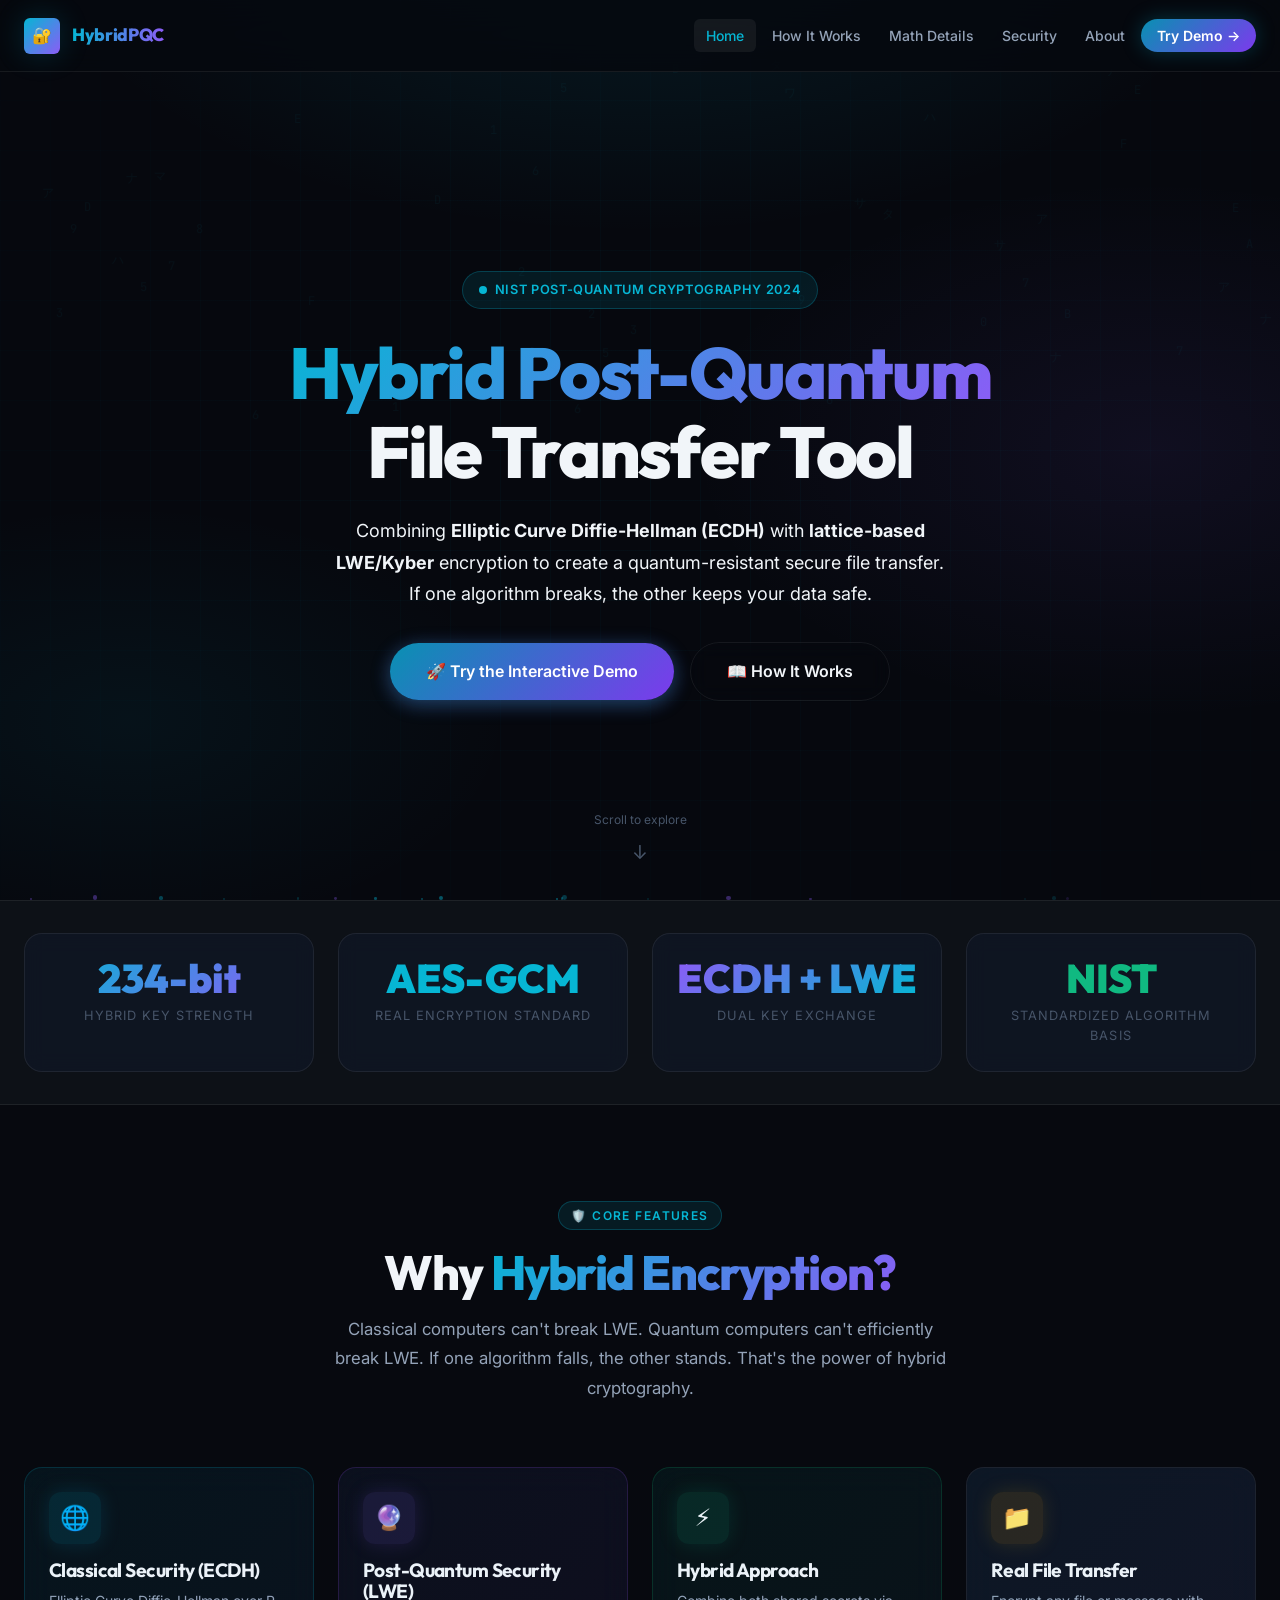
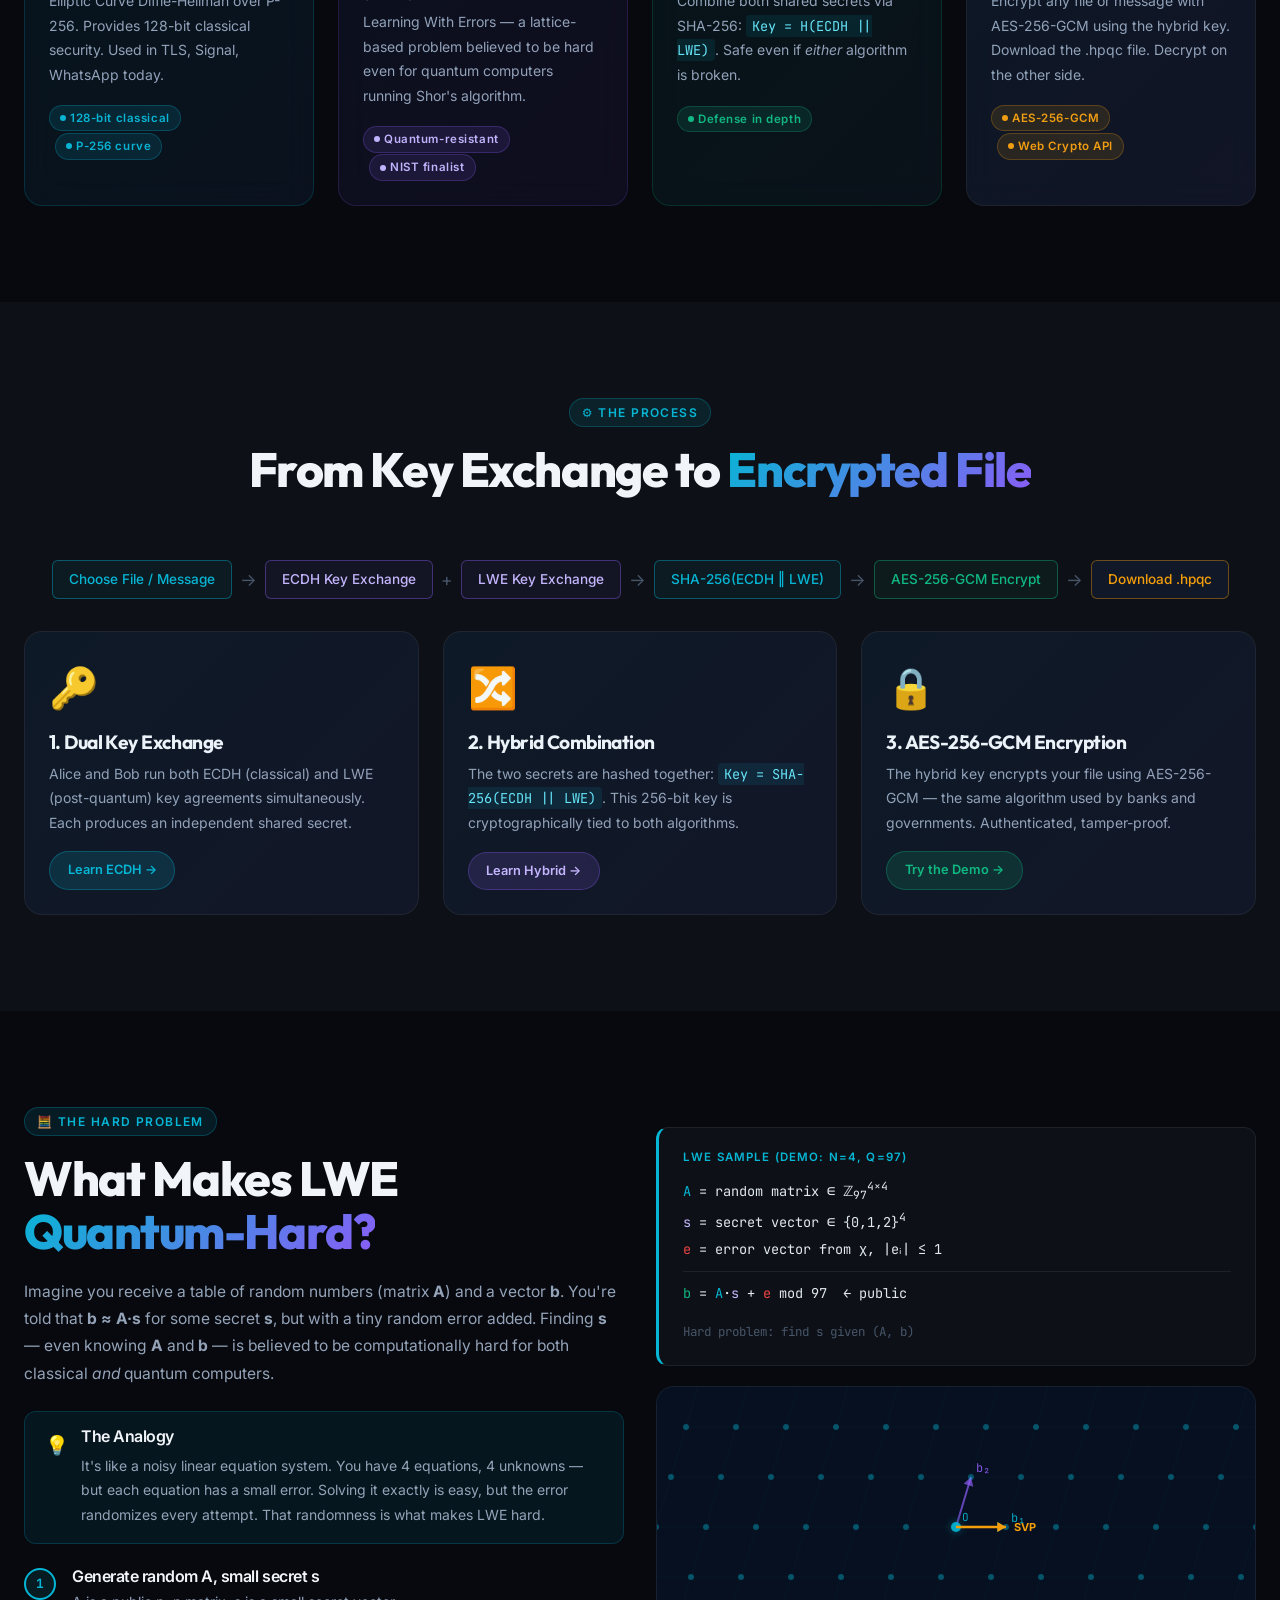
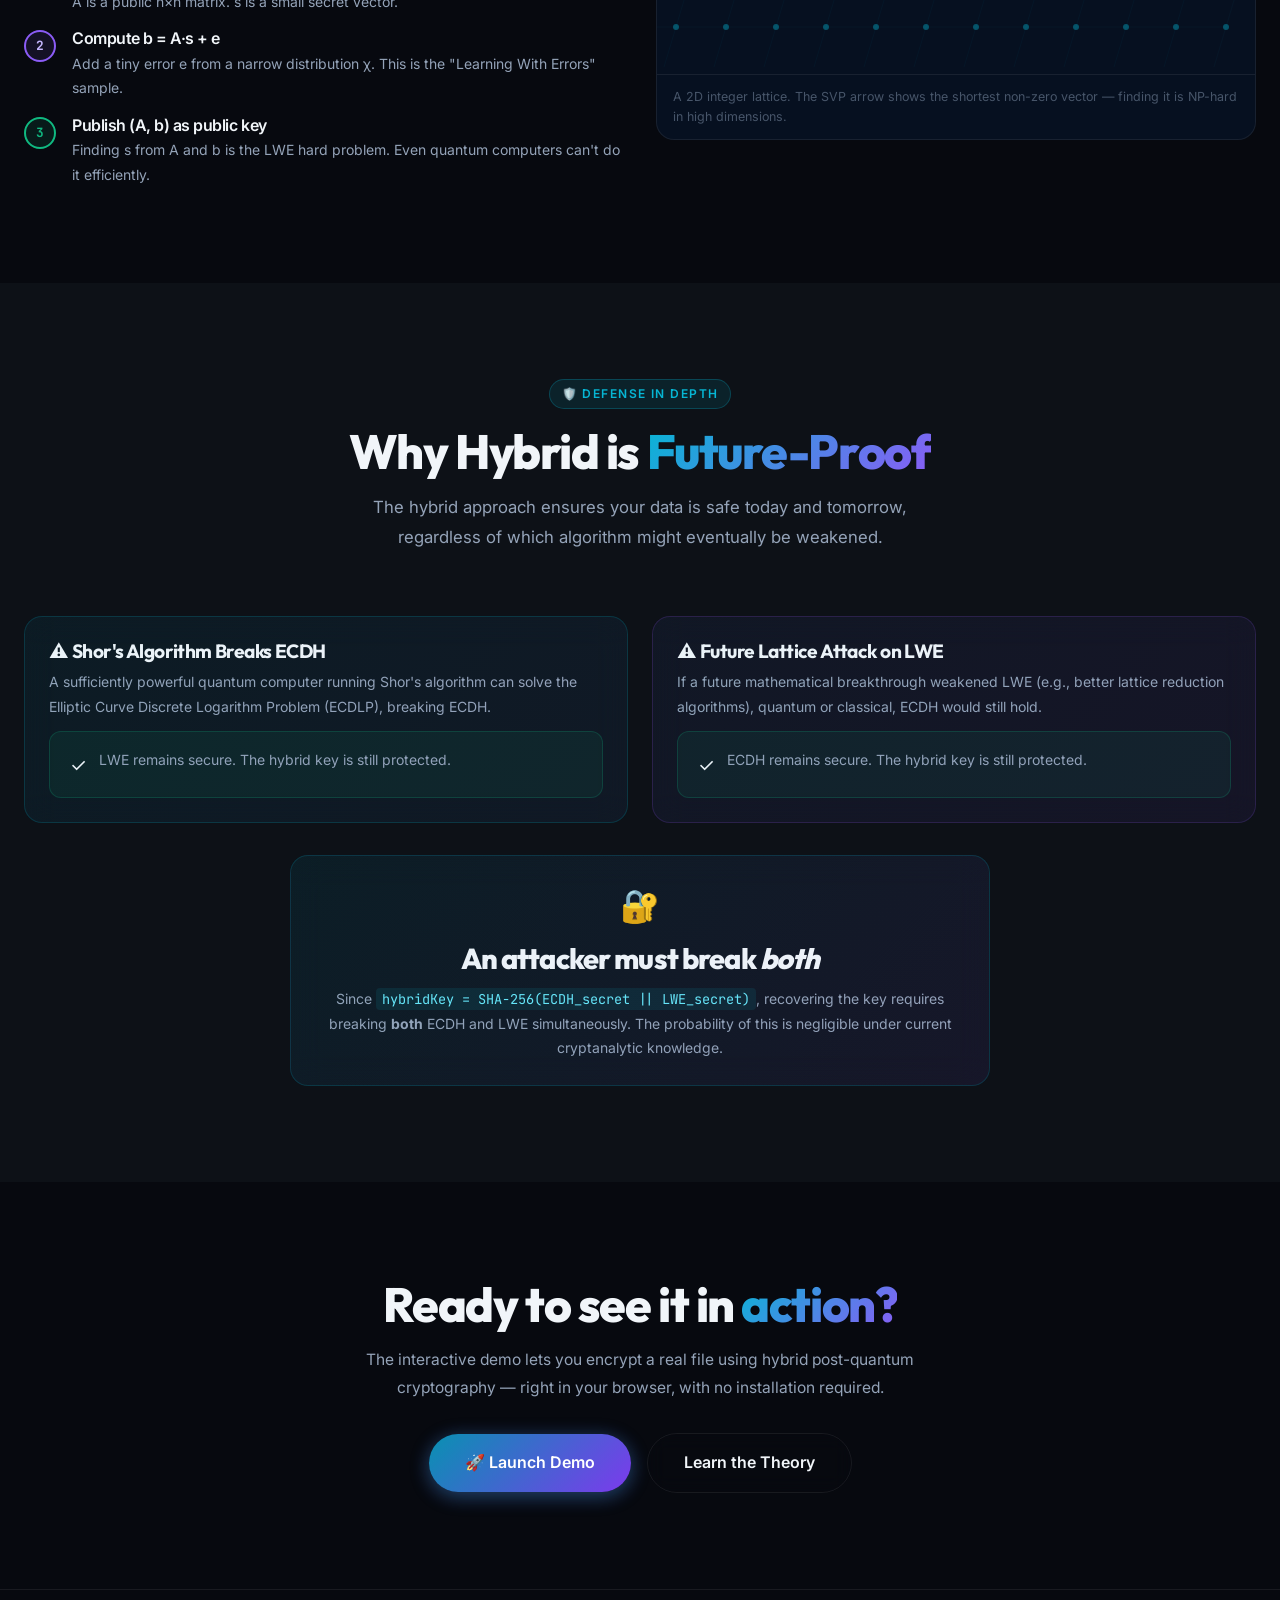
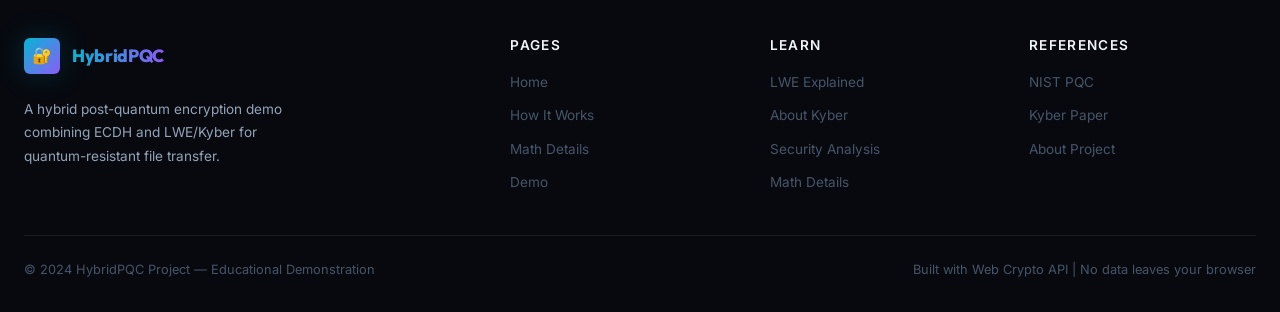
<file: index.html>
<!DOCTYPE html>
<html lang="en">
<head>
  <meta charset="UTF-8" />
  <meta name="viewport" content="width=device-width, initial-scale=1.0" />
  <title>Hybrid PQC – Post-Quantum File Transfer | ECDH + LWE/Kyber</title>
  <meta name="description" content="An interactive demo that shows hybrid post-quantum encryption combining Elliptic Curve Diffie-Hellman (ECDH) with lattice-based LWE/Kyber cryptography for quantum-resistant file transfer." />
  <link rel="stylesheet" href="css/style.css" />
  <link rel="stylesheet" href="css/animations.css" />
</head>
<body>

<!-- ─── Navigation ─── -->
<nav class="nav">
  <div class="nav-inner">
    <a href="index.html" class="nav-logo">
      <div class="nav-logo-icon">🔐</div>
      <span class="nav-logo-text">HybridPQC</span>
    </a>
    <ul class="nav-links">
      <li><a href="index.html">Home</a></li>
      <li><a href="how-it-works.html">How It Works</a></li>
      <li><a href="math-details.html">Math Details</a></li>
      <li><a href="security.html">Security</a></li>
      <li><a href="about.html">About</a></li>
      <li><a href="demo.html" class="nav-cta">Try Demo →</a></li>
    </ul>
    <button class="nav-hamburger" aria-label="Toggle menu">
      <span></span><span></span><span></span>
    </button>
  </div>
</nav>
<div class="nav-mobile">
  <a href="index.html">Home</a>
  <a href="how-it-works.html">How It Works</a>
  <a href="math-details.html">Math Details</a>
  <a href="security.html">Security</a>
  <a href="about.html">About</a>
  <a href="demo.html">Try Demo →</a>
</div>

<!-- ─── Hero ─── -->
<section class="hero">
  <div class="hero-bg"></div>
  <div class="hero-grid-bg"></div>
  <canvas id="hero-matrix" class="matrix-rain-canvas" style="position:absolute;inset:0;width:100%;height:100%;pointer-events:none;"></canvas>

  <div class="container">
    <div class="hero-content">
      <div class="hero-badge">
        <div class="hero-badge-dot"></div>
        NIST Post-Quantum Cryptography 2024
      </div>

      <h1>
        <span class="gradient-text">Hybrid Post-Quantum</span><br/>
        File Transfer Tool
      </h1>

      <p class="lead">
        Combining <strong>Elliptic Curve Diffie-Hellman (ECDH)</strong> with
        <strong>lattice-based LWE/Kyber</strong> encryption to create a
        quantum-resistant secure file transfer. If one algorithm breaks, the other keeps your data safe.
      </p>

      <div class="hero-actions">
        <a href="demo.html" class="btn btn-primary btn-lg btn-glow" id="hero-cta">
          🚀 Try the Interactive Demo
        </a>
        <a href="how-it-works.html" class="btn btn-secondary btn-lg">
          📖 How It Works
        </a>
      </div>
    </div>
  </div>

  <div class="hero-scroll-hint">
    <span>Scroll to explore</span>
    <span style="font-size:1.2rem">↓</span>
  </div>
</section>

<!-- ─── Stats Bar ─── -->
<section style="padding: var(--sp-8) 0; background: var(--bg-secondary); border-top: 1px solid var(--border); border-bottom: 1px solid var(--border);">
  <div class="container">
    <div class="grid-4 reveal-group">
      <div class="stat-card reveal">
        <div class="stat-number gradient-text" data-count="256" data-suffix="-bit">256-bit</div>
        <div class="stat-label">Hybrid Key Strength</div>
      </div>
      <div class="stat-card reveal reveal-delay-1">
        <div class="stat-number" style="color:var(--cyan)">AES-GCM</div>
        <div class="stat-label">Real Encryption Standard</div>
      </div>
      <div class="stat-card reveal reveal-delay-2">
        <div class="stat-number gradient-text-reverse">ECDH + LWE</div>
        <div class="stat-label">Dual Key Exchange</div>
      </div>
      <div class="stat-card reveal reveal-delay-3">
        <div class="stat-number" style="color:var(--green)">NIST</div>
        <div class="stat-label">Standardized Algorithm Basis</div>
      </div>
    </div>
  </div>
</section>

<!-- ─── Feature Cards ─── -->
<section class="section">
  <div class="container">
    <div class="section-header">
      <div class="section-label">🛡️ Core Features</div>
      <h2>Why <span class="gradient-text">Hybrid Encryption?</span></h2>
      <p>Classical computers can't break LWE. Quantum computers can't efficiently break LWE.
         If one algorithm falls, the other stands. That's the power of hybrid cryptography.</p>
    </div>

    <div class="grid-auto reveal-group">

      <div class="card card-cyan reveal hover-lift">
        <div class="card-icon card-icon-cyan">🌐</div>
        <h4>Classical Security (ECDH)</h4>
        <p>Elliptic Curve Diffie-Hellman over P-256. Provides 128-bit classical security. Used in TLS, Signal, WhatsApp today.</p>
        <div class="mt-4">
          <span class="badge badge-cyan">128-bit classical</span>
          <span class="badge badge-cyan" style="margin-left:6px">P-256 curve</span>
        </div>
      </div>

      <div class="card card-purple reveal reveal-delay-1 hover-lift">
        <div class="card-icon card-icon-purple">🔮</div>
        <h4>Post-Quantum Security (LWE)</h4>
        <p>Learning With Errors — a lattice-based problem believed to be hard even for quantum computers running Shor's algorithm.</p>
        <div class="mt-4">
          <span class="badge badge-purple">Quantum-resistant</span>
          <span class="badge badge-purple" style="margin-left:6px">NIST finalist</span>
        </div>
      </div>

      <div class="card card-green reveal reveal-delay-2 hover-lift">
        <div class="card-icon card-icon-green">⚡</div>
        <h4>Hybrid Approach</h4>
        <p>Combine both shared secrets via SHA-256: <code>Key = H(ECDH || LWE)</code>. Safe even if <em>either</em> algorithm is broken.</p>
        <div class="mt-4">
          <span class="badge badge-green">Defense in depth</span>
        </div>
      </div>

      <div class="card reveal reveal-delay-3 hover-lift">
        <div class="card-icon card-icon-amber">📁</div>
        <h4>Real File Transfer</h4>
        <p>Encrypt any file or message with AES-256-GCM using the hybrid key. Download the .hpqc file. Decrypt on the other side.</p>
        <div class="mt-4">
          <span class="badge badge-amber">AES-256-GCM</span>
          <span class="badge badge-amber" style="margin-left:6px">Web Crypto API</span>
        </div>
      </div>

    </div>
  </div>
</section>

<!-- ─── How It Works Preview ─── -->
<section class="section" style="background: var(--bg-secondary);">
  <div class="container">
    <div class="section-header reveal">
      <div class="section-label">⚙️ The Process</div>
      <h2>From Key Exchange to <span class="gradient-text">Encrypted File</span></h2>
    </div>

    <div class="reveal">
      <div class="flow-diagram" style="flex-wrap:wrap; gap: var(--sp-3) var(--sp-2); margin-bottom: var(--sp-8);">
        <div class="flow-box flow-box-cyan">Choose File / Message</div>
        <div class="flow-arrow">→</div>
        <div class="flow-box flow-box-purple">ECDH Key Exchange</div>
        <div class="flow-arrow">+</div>
        <div class="flow-box flow-box-purple">LWE Key Exchange</div>
        <div class="flow-arrow">→</div>
        <div class="flow-box flow-box-cyan">SHA-256(ECDH ‖ LWE)</div>
        <div class="flow-arrow">→</div>
        <div class="flow-box flow-box-green">AES-256-GCM Encrypt</div>
        <div class="flow-arrow">→</div>
        <div class="flow-box" style="border-color:rgba(245,158,11,0.4);color:var(--amber)">Download .hpqc</div>
      </div>
    </div>

    <!-- Three step cards -->
    <div class="grid-3 reveal-group">
      <div class="card reveal">
        <div style="font-size:2.5rem; margin-bottom:var(--sp-3);">🔑</div>
        <h4>1. Dual Key Exchange</h4>
        <p>Alice and Bob run both ECDH (classical) and LWE (post-quantum) key agreements simultaneously. Each produces an independent shared secret.</p>
        <a href="how-it-works.html#ecdh" class="btn btn-cyan btn-sm mt-4">Learn ECDH →</a>
      </div>
      <div class="card reveal reveal-delay-1">
        <div style="font-size:2.5rem; margin-bottom:var(--sp-3);">🔀</div>
        <h4>2. Hybrid Combination</h4>
        <p>The two secrets are hashed together: <code>Key = SHA-256(ECDH || LWE)</code>. This 256-bit key is cryptographically tied to both algorithms.</p>
        <a href="how-it-works.html#hybrid" class="btn btn-purple btn-sm mt-4">Learn Hybrid →</a>
      </div>
      <div class="card reveal reveal-delay-2">
        <div style="font-size:2.5rem; margin-bottom:var(--sp-3);">🔒</div>
        <h4>3. AES-256-GCM Encryption</h4>
        <p>The hybrid key encrypts your file using AES-256-GCM — the same algorithm used by banks and governments. Authenticated, tamper-proof.</p>
        <a href="demo.html" class="btn btn-success btn-sm mt-4">Try the Demo →</a>
      </div>
    </div>
  </div>
</section>

<!-- ─── LWE Explainer ─── -->
<section class="section">
  <div class="container">
    <div class="two-col">
      <div>
        <div class="section-label reveal">🧮 The Hard Problem</div>
        <h2 class="reveal" style="margin-bottom:var(--sp-5);">What Makes LWE <span class="gradient-text">Quantum-Hard?</span></h2>
        <p class="reveal" style="margin-bottom:var(--sp-5);">
          Imagine you receive a table of random numbers (matrix <strong>A</strong>) and a vector <strong>b</strong>.
          You're told that <strong>b ≈ A·s</strong> for some secret <strong>s</strong>, but with a tiny random error added.
          Finding <strong>s</strong> — even knowing <strong>A</strong> and <strong>b</strong> — is believed to be computationally hard
          for both classical <em>and</em> quantum computers.
        </p>

        <div class="info-box info-box-cyan reveal">
          <div class="info-box-icon">💡</div>
          <div class="info-box-content">
            <h5>The Analogy</h5>
            <p>It's like a noisy linear equation system. You have 4 equations, 4 unknowns — but each equation has a small error. Solving it exactly is easy, but the error randomizes every attempt. That randomness is what makes LWE hard.</p>
          </div>
        </div>

        <div class="step-list reveal reveal-delay-1" style="margin-top:var(--sp-6);">
          <div class="step-item">
            <div class="step-num step-num-cyan">1</div>
            <div class="step-content">
              <h5>Generate random A, small secret s</h5>
              <p>A is a public n×n matrix. s is a small secret vector.</p>
            </div>
          </div>
          <div class="step-item">
            <div class="step-num step-num-purple">2</div>
            <div class="step-content">
              <h5>Compute b = A·s + e</h5>
              <p>Add a tiny error e from a narrow distribution χ. This is the "Learning With Errors" sample.</p>
            </div>
          </div>
          <div class="step-item">
            <div class="step-num step-num-green">3</div>
            <div class="step-content">
              <h5>Publish (A, b) as public key</h5>
              <p>Finding s from A and b is the LWE hard problem. Even quantum computers can't do it efficiently.</p>
            </div>
          </div>
        </div>
      </div>

      <div class="two-col-sticky reveal reveal-delay-1">
        <div class="math-box">
          <div class="math-label">LWE Sample (Demo: n=4, q=97)</div>
          <div style="font-family:var(--font-mono);font-size:0.85rem;line-height:2;color:var(--text-code);">
            <div><span style="color:var(--cyan)">A</span> = random matrix ∈ ℤ<sub>97</sub><sup>4×4</sup></div>
            <div><span style="color:var(--purple-light)">s</span> = secret vector ∈ {0,1,2}<sup>4</sup></div>
            <div><span style="color:var(--red)">e</span> = error vector from χ, |eᵢ| ≤ 1</div>
            <div style="margin-top:var(--sp-2);padding-top:var(--sp-2);border-top:1px solid var(--border)">
              <span style="color:var(--green)">b</span> = <span style="color:var(--cyan)">A</span>·<span style="color:var(--purple-light)">s</span> + <span style="color:var(--red)">e</span> mod 97 &nbsp;← public
            </div>
            <div style="margin-top:var(--sp-3);color:var(--text-muted);font-size:0.78rem">
              Hard problem: find s given (A, b)
            </div>
          </div>
        </div>

        <div class="canvas-wrap reveal reveal-delay-2" style="margin-top:var(--sp-4)">
          <canvas id="lattice-canvas" style="width:100%;height:280px;"></canvas>
          <div style="padding:var(--sp-3) var(--sp-4);border-top:1px solid var(--border);font-size:0.78rem;color:var(--text-muted)">
            A 2D integer lattice. The SVP arrow shows the shortest non-zero vector — finding it is NP-hard in high dimensions.
          </div>
        </div>
      </div>
    </div>
  </div>
</section>

<!-- ─── Hybrid Security Explainer ─── -->
<section class="section" style="background:var(--bg-secondary);">
  <div class="container">
    <div class="section-header reveal">
      <div class="section-label">🛡️ Defense in Depth</div>
      <h2>Why Hybrid is <span class="gradient-text">Future-Proof</span></h2>
      <p>The hybrid approach ensures your data is safe today and tomorrow, regardless of which algorithm might eventually be weakened.</p>
    </div>

    <div class="grid-2 reveal-group" style="margin-bottom:var(--sp-8);">
      <div class="card card-cyan reveal">
        <h4>⚠️ Shor's Algorithm Breaks ECDH</h4>
        <p style="margin-bottom:var(--sp-3);">A sufficiently powerful quantum computer running Shor's algorithm can solve the Elliptic Curve Discrete Logarithm Problem (ECDLP), breaking ECDH.</p>
        <div class="info-box info-box-green" style="margin:0">
          <div class="info-box-icon">✓</div>
          <div class="info-box-content">
            <p>LWE remains secure. The hybrid key is still protected.</p>
          </div>
        </div>
      </div>
      <div class="card card-purple reveal reveal-delay-1">
        <h4>⚠️ Future Lattice Attack on LWE</h4>
        <p style="margin-bottom:var(--sp-3);">If a future mathematical breakthrough weakened LWE (e.g., better lattice reduction algorithms), quantum or classical, ECDH would still hold.</p>
        <div class="info-box info-box-green" style="margin:0">
          <div class="info-box-icon">✓</div>
          <div class="info-box-content">
            <p>ECDH remains secure. The hybrid key is still protected.</p>
          </div>
        </div>
      </div>
    </div>

    <div class="card reveal" style="max-width:700px;margin:0 auto;text-align:center;background:linear-gradient(135deg,rgba(6,182,212,0.05),rgba(139,92,246,0.05));border-color:rgba(6,182,212,0.2)">
      <div style="font-size:2rem;margin-bottom:var(--sp-3);">🔐</div>
      <h3 style="margin-bottom:var(--sp-3);">An attacker must break <em>both</em></h3>
      <p>Since <code>hybridKey = SHA-256(ECDH_secret || LWE_secret)</code>, recovering the key requires breaking <strong>both</strong> ECDH and LWE simultaneously. The probability of this is negligible under current cryptanalytic knowledge.</p>
    </div>
  </div>
</section>

<!-- ─── CTA ─── -->
<section class="section">
  <div class="container">
    <div class="reveal" style="text-align:center;max-width:600px;margin:0 auto;">
      <h2 style="margin-bottom:var(--sp-4);">Ready to see it in <span class="gradient-text">action?</span></h2>
      <p style="margin-bottom:var(--sp-8);">
        The interactive demo lets you encrypt a real file using hybrid post-quantum cryptography — right in your browser, with no installation required.
      </p>
      <div class="flex-center gap-4" style="flex-wrap:wrap;">
        <a href="demo.html" class="btn btn-primary btn-lg btn-glow" id="bottom-cta">🚀 Launch Demo</a>
        <a href="how-it-works.html" class="btn btn-secondary btn-lg">Learn the Theory</a>
      </div>
    </div>
  </div>
</section>

<!-- ─── Footer ─── -->
<footer>
  <div class="container">
    <div class="footer-grid">
      <div class="footer-brand">
        <a href="index.html" class="nav-logo" style="margin-bottom:var(--sp-3);display:inline-flex;">
          <div class="nav-logo-icon">🔐</div>
          <span class="nav-logo-text">HybridPQC</span>
        </a>
        <p>A hybrid post-quantum encryption demo combining ECDH and LWE/Kyber for quantum-resistant file transfer.</p>
      </div>
      <div class="footer-col">
        <h5>Pages</h5>
        <ul>
          <li><a href="index.html">Home</a></li>
          <li><a href="how-it-works.html">How It Works</a></li>
          <li><a href="math-details.html">Math Details</a></li>
          <li><a href="demo.html">Demo</a></li>
        </ul>
      </div>
      <div class="footer-col">
        <h5>Learn</h5>
        <ul>
          <li><a href="how-it-works.html#lwe">LWE Explained</a></li>
          <li><a href="how-it-works.html#kyber">About Kyber</a></li>
          <li><a href="security.html">Security Analysis</a></li>
          <li><a href="math-details.html">Math Details</a></li>
        </ul>
      </div>
      <div class="footer-col">
        <h5>References</h5>
        <ul>
          <li><a href="about.html#references">NIST PQC</a></li>
          <li><a href="about.html#references">Kyber Paper</a></li>
          <li><a href="about.html">About Project</a></li>
        </ul>
      </div>
    </div>
    <div class="footer-bottom">
      <span>© 2024 HybridPQC Project — Educational Demonstration</span>
      <span style="color:var(--text-muted)">Built with Web Crypto API | No data leaves your browser</span>
    </div>
  </div>
</footer>

<script src="js/lwe.js"></script>
<script src="js/lattice-canvas.js"></script>
<script src="js/animations.js"></script>
<script src="js/nav.js"></script>
<script>
// Matrix rain on hero canvas
(function() {
  const canvas = document.getElementById('hero-matrix');
  if (!canvas) return;
  const ctx = canvas.getContext('2d');
  function resize() { canvas.width = canvas.offsetWidth; canvas.height = canvas.offsetHeight; }
  resize();
  window.addEventListener('resize', resize);

  const cols = Math.floor(canvas.width / 14);
  const drops = Array(cols).fill(0).map(() => Math.random() * -50);
  const chars = '01アカタサナハマヤラワABCDEF0123456789';

  function draw() {
    ctx.fillStyle = 'rgba(7,9,15,0.05)';
    ctx.fillRect(0, 0, canvas.width, canvas.height);
    ctx.fillStyle = 'rgba(6,182,212,0.35)';
    ctx.font = '12px JetBrains Mono, monospace';
    drops.forEach((y, i) => {
      const c = chars[Math.floor(Math.random() * chars.length)];
      ctx.fillText(c, i * 14, y * 14);
      if (y * 14 > canvas.height && Math.random() > 0.975) drops[i] = 0;
      drops[i]++;
    });
    requestAnimationFrame(draw);
  }
  draw();
})();
</script>
</body>
</html>
</file>
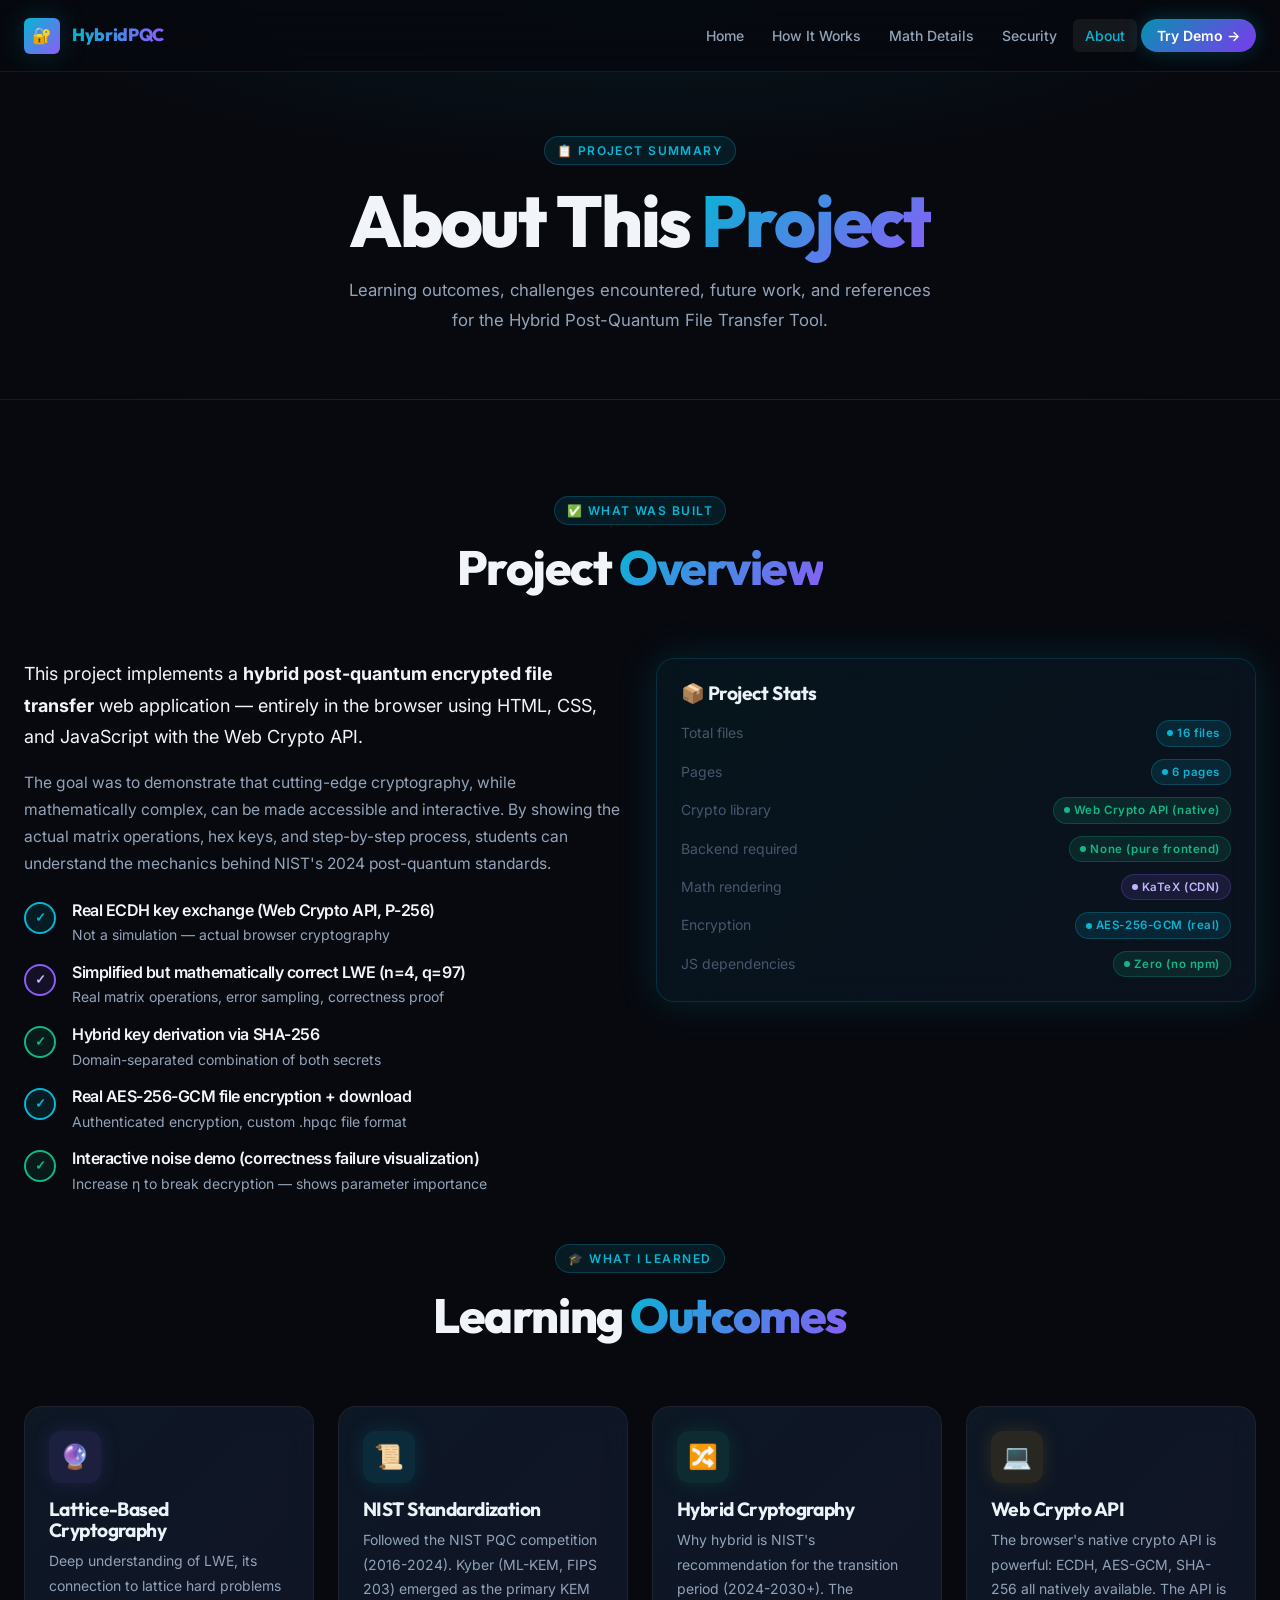
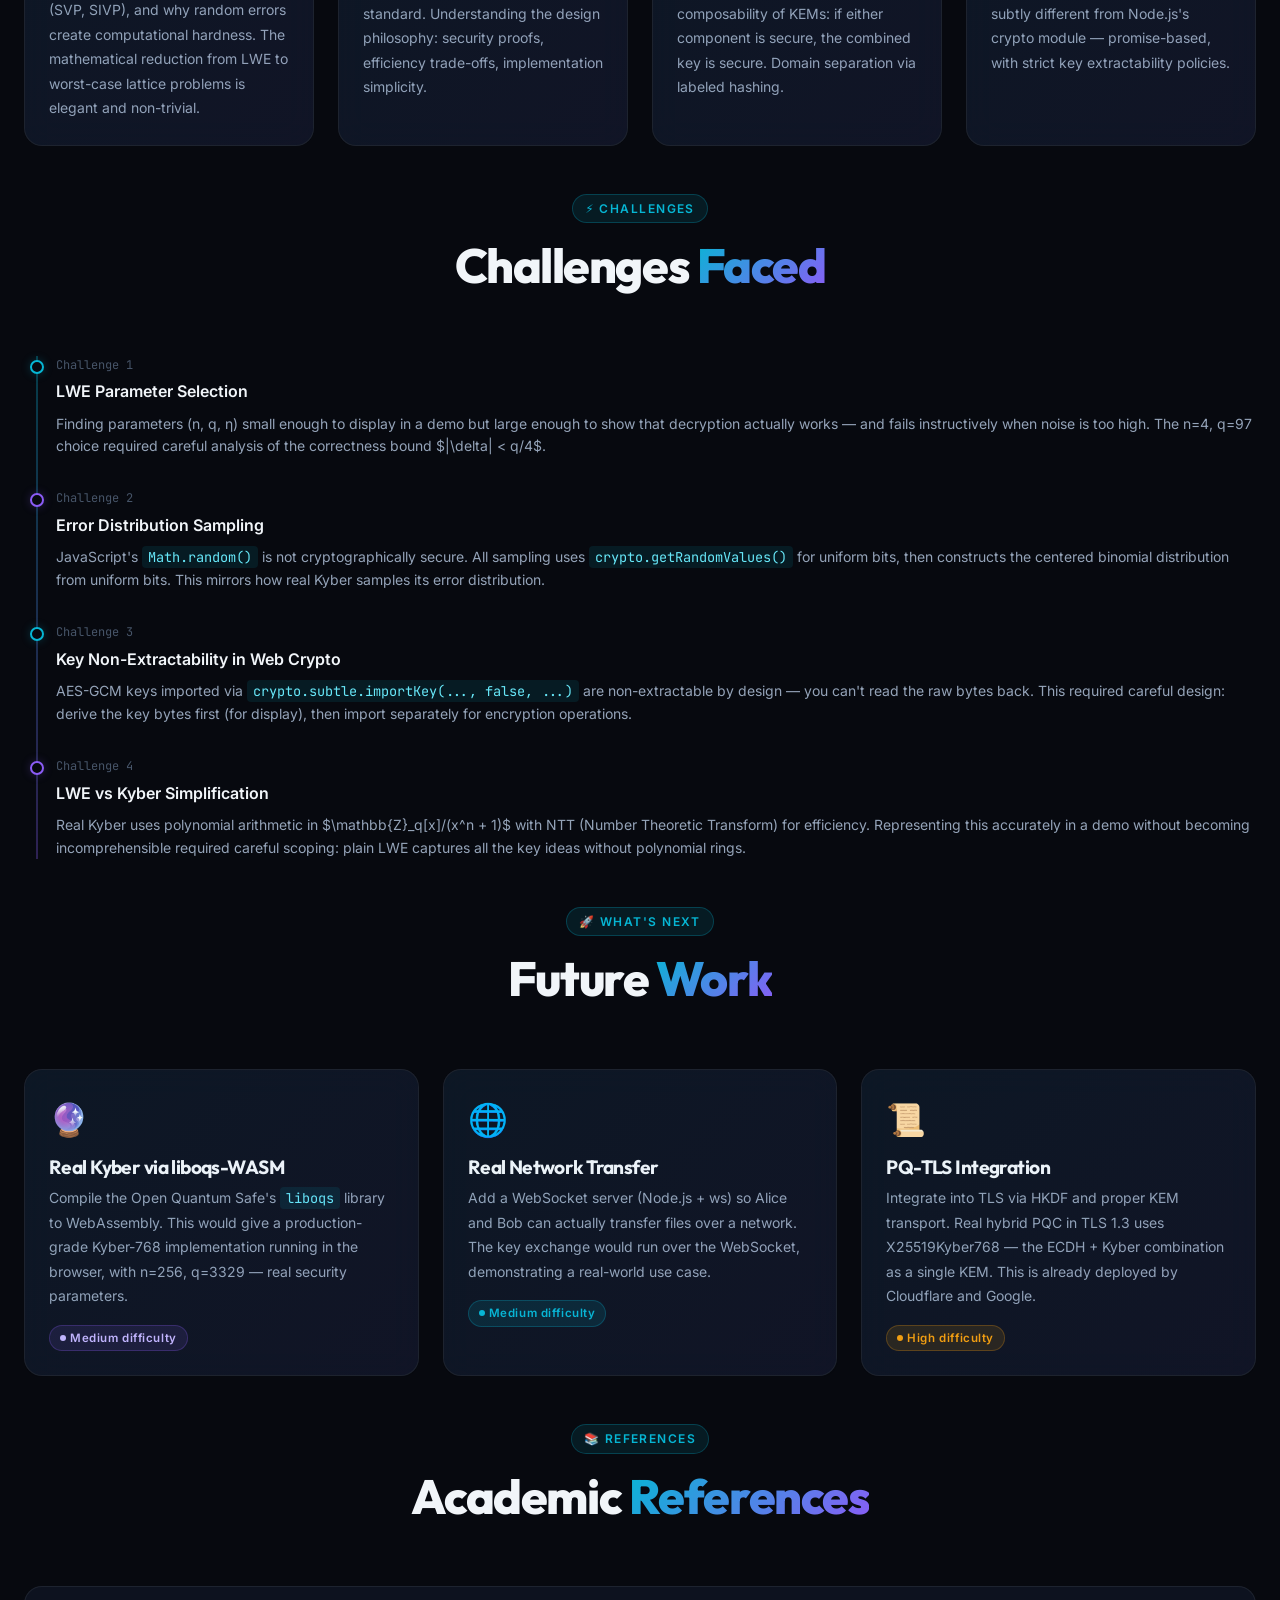
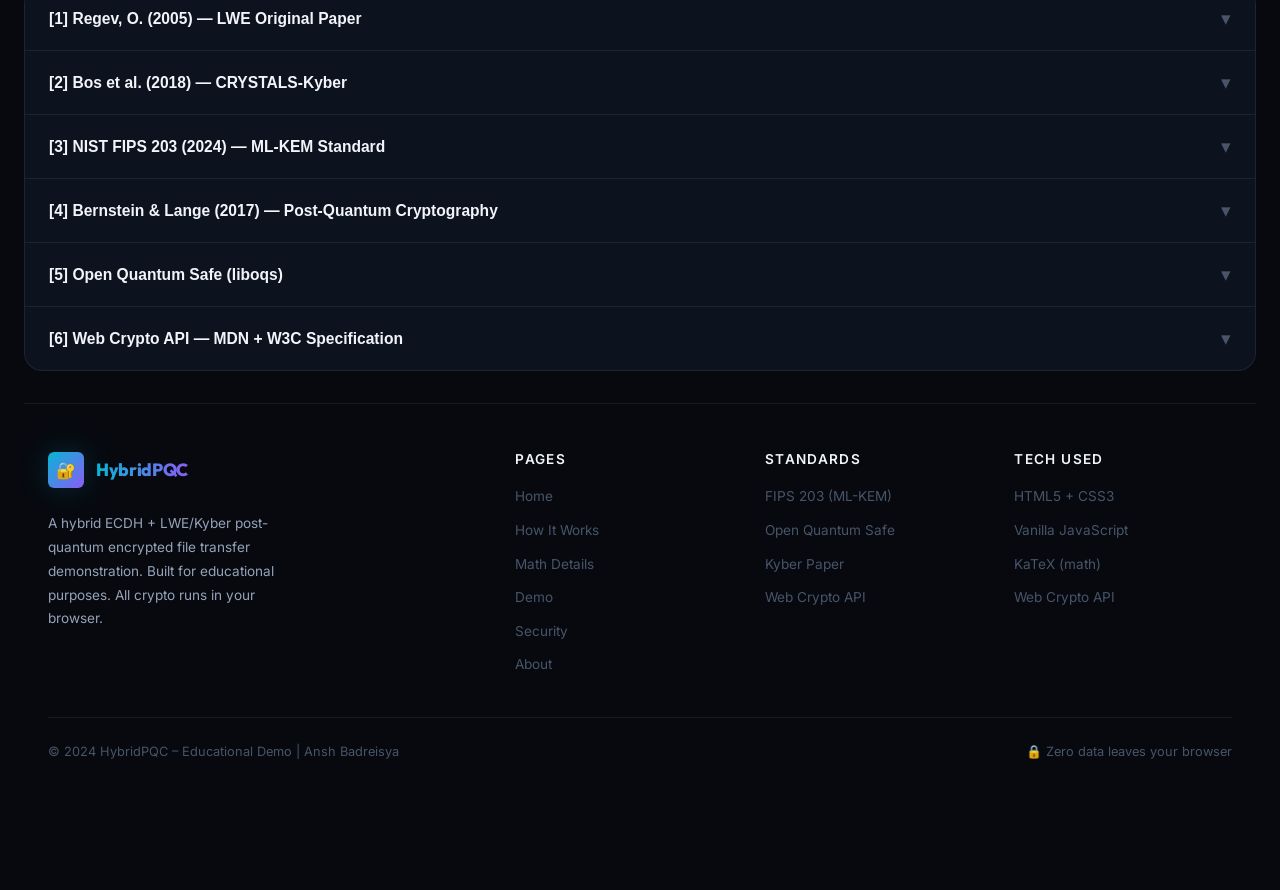
<file: about.html>
<!DOCTYPE html>
<html lang="en">
<head>
  <meta charset="UTF-8" />
  <meta name="viewport" content="width=device-width, initial-scale=1.0" />
  <title>About & References – Learning Outcomes | HybridPQC</title>
  <meta name="description" content="Learning outcomes, project challenges, future work, and academic references for the Hybrid Post-Quantum File Transfer project." />
  <link rel="stylesheet" href="css/style.css" />
  <link rel="stylesheet" href="css/animations.css" />
</head>
<body>

<nav class="nav">
  <div class="nav-inner">
    <a href="index.html" class="nav-logo"><div class="nav-logo-icon">🔐</div><span class="nav-logo-text">HybridPQC</span></a>
    <ul class="nav-links">
      <li><a href="index.html">Home</a></li>
      <li><a href="how-it-works.html">How It Works</a></li>
      <li><a href="math-details.html">Math Details</a></li>
      <li><a href="security.html">Security</a></li>
      <li><a href="about.html" class="active">About</a></li>
      <li><a href="demo.html" class="nav-cta">Try Demo →</a></li>
    </ul>
    <button class="nav-hamburger"><span></span><span></span><span></span></button>
  </div>
</nav>
<div class="nav-mobile">
  <a href="index.html">Home</a><a href="how-it-works.html">How It Works</a>
  <a href="math-details.html">Math Details</a><a href="security.html">Security</a>
  <a href="about.html">About</a><a href="demo.html">Try Demo →</a>
</div>

<div class="page-hero">
  <div class="container">
    <div class="section-label">📋 Project Summary</div>
    <h1>About This <span class="gradient-text">Project</span></h1>
    <p>Learning outcomes, challenges encountered, future work, and references for the Hybrid Post-Quantum File Transfer Tool.</p>
  </div>
</div>

<div class="section">
  <div class="container">

    <!-- What We Built -->
    <div class="section-header reveal">
      <div class="section-label">✅ What Was Built</div>
      <h2>Project <span class="gradient-text">Overview</span></h2>
    </div>

    <div class="two-col reveal" style="margin-bottom:var(--sp-12)">
      <div>
        <p class="lead">This project implements a <strong>hybrid post-quantum encrypted file transfer</strong> web application — entirely in the browser using HTML, CSS, and JavaScript with the Web Crypto API.</p>
        <p style="margin-top:var(--sp-4)">The goal was to demonstrate that cutting-edge cryptography, while mathematically complex, can be made accessible and interactive. By showing the actual matrix operations, hex keys, and step-by-step process, students can understand the mechanics behind NIST's 2024 post-quantum standards.</p>

        <div class="step-list" style="margin-top:var(--sp-6)">
          <div class="step-item">
            <div class="step-num step-num-cyan">✓</div>
            <div class="step-content">
              <h5>Real ECDH key exchange (Web Crypto API, P-256)</h5>
              <p>Not a simulation — actual browser cryptography</p>
            </div>
          </div>
          <div class="step-item">
            <div class="step-num step-num-purple">✓</div>
            <div class="step-content">
              <h5>Simplified but mathematically correct LWE (n=4, q=97)</h5>
              <p>Real matrix operations, error sampling, correctness proof</p>
            </div>
          </div>
          <div class="step-item">
            <div class="step-num step-num-green">✓</div>
            <div class="step-content">
              <h5>Hybrid key derivation via SHA-256</h5>
              <p>Domain-separated combination of both secrets</p>
            </div>
          </div>
          <div class="step-item">
            <div class="step-num step-num-cyan">✓</div>
            <div class="step-content">
              <h5>Real AES-256-GCM file encryption + download</h5>
              <p>Authenticated encryption, custom .hpqc file format</p>
            </div>
          </div>
          <div class="step-item">
            <div class="step-num step-num-green">✓</div>
            <div class="step-content">
              <h5>Interactive noise demo (correctness failure visualization)</h5>
              <p>Increase η to break decryption — shows parameter importance</p>
            </div>
          </div>
        </div>
      </div>

      <div class="two-col-sticky">
        <div class="card card-cyan glow-cyan">
          <h4 style="margin-bottom:var(--sp-4)">📦 Project Stats</h4>
          <div style="display:flex;flex-direction:column;gap:var(--sp-3)">
            <div class="flex-between">
              <span style="color:var(--text-muted);font-size:0.875rem">Total files</span>
              <span class="badge badge-cyan">16 files</span>
            </div>
            <div class="flex-between">
              <span style="color:var(--text-muted);font-size:0.875rem">Pages</span>
              <span class="badge badge-cyan">6 pages</span>
            </div>
            <div class="flex-between">
              <span style="color:var(--text-muted);font-size:0.875rem">Crypto library</span>
              <span class="badge badge-green">Web Crypto API (native)</span>
            </div>
            <div class="flex-between">
              <span style="color:var(--text-muted);font-size:0.875rem">Backend required</span>
              <span class="badge badge-green">None (pure frontend)</span>
            </div>
            <div class="flex-between">
              <span style="color:var(--text-muted);font-size:0.875rem">Math rendering</span>
              <span class="badge badge-purple">KaTeX (CDN)</span>
            </div>
            <div class="flex-between">
              <span style="color:var(--text-muted);font-size:0.875rem">Encryption</span>
              <span class="badge badge-cyan">AES-256-GCM (real)</span>
            </div>
            <div class="flex-between">
              <span style="color:var(--text-muted);font-size:0.875rem">JS dependencies</span>
              <span class="badge badge-green">Zero (no npm)</span>
            </div>
          </div>
        </div>
      </div>
    </div>

    <!-- Learning Outcomes -->
    <div class="section-header reveal">
      <div class="section-label">🎓 What I Learned</div>
      <h2>Learning <span class="gradient-text">Outcomes</span></h2>
    </div>

    <div class="grid-auto reveal-group" style="margin-bottom:var(--sp-12)">
      <div class="card reveal hover-lift">
        <div class="card-icon card-icon-purple">🔮</div>
        <h4>Lattice-Based Cryptography</h4>
        <p>Deep understanding of LWE, its connection to lattice hard problems (SVP, SIVP), and why random errors create computational hardness. The mathematical reduction from LWE to worst-case lattice problems is elegant and non-trivial.</p>
      </div>
      <div class="card reveal reveal-delay-1 hover-lift">
        <div class="card-icon card-icon-cyan">📜</div>
        <h4>NIST Standardization</h4>
        <p>Followed the NIST PQC competition (2016-2024). Kyber (ML-KEM, FIPS 203) emerged as the primary KEM standard. Understanding the design philosophy: security proofs, efficiency trade-offs, implementation simplicity.</p>
      </div>
      <div class="card reveal reveal-delay-2 hover-lift">
        <div class="card-icon card-icon-green">🔀</div>
        <h4>Hybrid Cryptography</h4>
        <p>Why hybrid is NIST's recommendation for the transition period (2024-2030+). The composability of KEMs: if either component is secure, the combined key is secure. Domain separation via labeled hashing.</p>
      </div>
      <div class="card reveal reveal-delay-3 hover-lift">
        <div class="card-icon card-icon-amber">💻</div>
        <h4>Web Crypto API</h4>
        <p>The browser's native crypto API is powerful: ECDH, AES-GCM, SHA-256 all natively available. The API is subtly different from Node.js's crypto module — promise-based, with strict key extractability policies.</p>
      </div>
    </div>

    <!-- Challenges -->
    <div class="section-header reveal">
      <div class="section-label">⚡ Challenges</div>
      <h2>Challenges <span class="gradient-text">Faced</span></h2>
    </div>

    <div class="timeline reveal" style="margin-bottom:var(--sp-12)">
      <div class="timeline-item">
        <div class="timeline-dot"></div>
        <div class="timeline-date">Challenge 1</div>
        <div class="timeline-title">LWE Parameter Selection</div>
        <div class="timeline-body">
          Finding parameters (n, q, η) small enough to display in a demo but large enough to show that decryption actually works — and fails instructively when noise is too high. The n=4, q=97 choice required careful analysis of the correctness bound $|\delta| < q/4$.
        </div>
      </div>

      <div class="timeline-item">
        <div class="timeline-dot"></div>
        <div class="timeline-date">Challenge 2</div>
        <div class="timeline-title">Error Distribution Sampling</div>
        <div class="timeline-body">
          JavaScript's <code>Math.random()</code> is not cryptographically secure. All sampling uses <code>crypto.getRandomValues()</code> for uniform bits, then constructs the centered binomial distribution from uniform bits. This mirrors how real Kyber samples its error distribution.
        </div>
      </div>

      <div class="timeline-item">
        <div class="timeline-dot"></div>
        <div class="timeline-date">Challenge 3</div>
        <div class="timeline-title">Key Non-Extractability in Web Crypto</div>
        <div class="timeline-body">
          AES-GCM keys imported via <code>crypto.subtle.importKey(..., false, ...)</code> are non-extractable by design — you can't read the raw bytes back. This required careful design: derive the key bytes first (for display), then import separately for encryption operations.
        </div>
      </div>

      <div class="timeline-item">
        <div class="timeline-dot"></div>
        <div class="timeline-date">Challenge 4</div>
        <div class="timeline-title">LWE vs Kyber Simplification</div>
        <div class="timeline-body">
          Real Kyber uses polynomial arithmetic in $\mathbb{Z}_q[x]/(x^n + 1)$ with NTT (Number Theoretic Transform) for efficiency. Representing this accurately in a demo without becoming incomprehensible required careful scoping: plain LWE captures all the key ideas without polynomial rings.
        </div>
      </div>
    </div>

    <!-- Future Work -->
    <div class="section-header reveal">
      <div class="section-label">🚀 What's Next</div>
      <h2>Future <span class="gradient-text">Work</span></h2>
    </div>

    <div class="grid-3 reveal-group" style="margin-bottom:var(--sp-12)">
      <div class="card reveal">
        <div style="font-size:2rem;margin-bottom:var(--sp-3)">🔮</div>
        <h4>Real Kyber via liboqs-WASM</h4>
        <p>Compile the Open Quantum Safe's <code>liboqs</code> library to WebAssembly. This would give a production-grade Kyber-768 implementation running in the browser, with n=256, q=3329 — real security parameters.</p>
        <div class="badge badge-purple mt-4">Medium difficulty</div>
      </div>
      <div class="card reveal reveal-delay-1">
        <div style="font-size:2rem;margin-bottom:var(--sp-3)">🌐</div>
        <h4>Real Network Transfer</h4>
        <p>Add a WebSocket server (Node.js + ws) so Alice and Bob can actually transfer files over a network. The key exchange would run over the WebSocket, demonstrating a real-world use case.</p>
        <div class="badge badge-cyan mt-4">Medium difficulty</div>
      </div>
      <div class="card reveal reveal-delay-2">
        <div style="font-size:2rem;margin-bottom:var(--sp-3)">📜</div>
        <h4>PQ-TLS Integration</h4>
        <p>Integrate into TLS via HKDF and proper KEM transport. Real hybrid PQC in TLS 1.3 uses X25519Kyber768 — the ECDH + Kyber combination as a single KEM. This is already deployed by Cloudflare and Google.</p>
        <div class="badge badge-amber mt-4">High difficulty</div>
      </div>
    </div>

    <!-- References -->
    <div class="section-header reveal" id="references">
      <div class="section-label">📚 References</div>
      <h2>Academic <span class="gradient-text">References</span></h2>
    </div>

    <div class="accordion reveal" style="margin-bottom:var(--sp-8)">
      <div class="accordion-item">
        <button class="accordion-header">
          <span class="accordion-title">[1] Regev, O. (2005) — LWE Original Paper</span>
          <span class="accordion-icon">▾</span>
        </button>
        <div class="accordion-body">
          <div class="accordion-body-inner">
            <p><strong>On Lattices, Learning with Errors, Random Linear Codes, and Cryptography.</strong></p>
            <p style="color:var(--text-muted)">Oded Regev. STOC 2005, J. ACM 56(6), 2009.</p>
            <p>The foundational paper introducing LWE and proving it is as hard as worst-case lattice problems (SIVP, GapSVP). Essential reading for understanding the security foundation.</p>
            <a href="https://dl.acm.org/doi/10.1145/1374376.1374407" target="_blank" rel="noopener" class="btn btn-cyan btn-sm mt-4">View Paper →</a>
          </div>
        </div>
      </div>

      <div class="accordion-item">
        <button class="accordion-header">
          <span class="accordion-title">[2] Bos et al. (2018) — CRYSTALS-Kyber</span>
          <span class="accordion-icon">▾</span>
        </button>
        <div class="accordion-body">
          <div class="accordion-body-inner">
            <p><strong>CRYSTALS-Kyber: A CCA-Secure Module-Lattice-Based KEM.</strong></p>
            <p style="color:var(--text-muted)">J. Bos, L. Ducas, E. Kiltz, T. Lepoint, V. Lyubashevsky, J.M. Schanck, P. Schwabe, G. Seiler, D. Stehlé. EuroS&P 2018.</p>
            <p>The Kyber paper. Introduces the module-LWE approach for efficient KEM construction and provides the security proof for Kyber.CPA and Kyber.CCA2 security.</p>
            <a href="https://eprint.iacr.org/2017/634" target="_blank" rel="noopener" class="btn btn-cyan btn-sm mt-4">IACR ePrint →</a>
          </div>
        </div>
      </div>

      <div class="accordion-item">
        <button class="accordion-header">
          <span class="accordion-title">[3] NIST FIPS 203 (2024) — ML-KEM Standard</span>
          <span class="accordion-icon">▾</span>
        </button>
        <div class="accordion-body">
          <div class="accordion-body-inner">
            <p><strong>Module-Lattice-Based Key-Encapsulation Mechanism Standard (FIPS 203).</strong></p>
            <p style="color:var(--text-muted)">NIST, August 2024.</p>
            <p>The official NIST standard for ML-KEM (based on Kyber). Defines the exact parameter sets, algorithms, and security requirements. This is the algorithm that production systems should implement.</p>
            <a href="https://csrc.nist.gov/pubs/fips/203/final" target="_blank" rel="noopener" class="btn btn-cyan btn-sm mt-4">NIST Standard →</a>
          </div>
        </div>
      </div>

      <div class="accordion-item">
        <button class="accordion-header">
          <span class="accordion-title">[4] Bernstein & Lange (2017) — Post-Quantum Cryptography</span>
          <span class="accordion-icon">▾</span>
        </button>
        <div class="accordion-body">
          <div class="accordion-body-inner">
            <p><strong>Post-Quantum Cryptography.</strong></p>
            <p style="color:var(--text-muted)">Daniel J. Bernstein, Tanja Lange. Nature 549, 188–194 (2017).</p>
            <p>An accessible survey of the post-quantum landscape, covering lattice, code-based, hash-based, and multivariate approaches. Excellent starting point for understanding the field.</p>
            <a href="https://www.nature.com/articles/nature23461" target="_blank" rel="noopener" class="btn btn-cyan btn-sm mt-4">View Article →</a>
          </div>
        </div>
      </div>

      <div class="accordion-item">
        <button class="accordion-header">
          <span class="accordion-title">[5] Open Quantum Safe (liboqs)</span>
          <span class="accordion-icon">▾</span>
        </button>
        <div class="accordion-body">
          <div class="accordion-body-inner">
            <p><strong>Open Quantum Safe (OQS) Project.</strong></p>
            <p style="color:var(--text-muted)">University of Waterloo, 2016–present.</p>
            <p>The liboqs library implements production-grade post-quantum algorithms including Kyber, Dilithium, and others. Used by OpenSSL, OpenSSH, and other major projects for hybrid PQC integration.</p>
            <a href="https://openquantumsafe.org/" target="_blank" rel="noopener" class="btn btn-cyan btn-sm mt-4">OQS Project →</a>
          </div>
        </div>
      </div>

      <div class="accordion-item">
        <button class="accordion-header">
          <span class="accordion-title">[6] Web Crypto API — MDN + W3C Specification</span>
          <span class="accordion-icon">▾</span>
        </button>
        <div class="accordion-body">
          <div class="accordion-body-inner">
            <p><strong>Web Cryptography API (W3C Recommendation).</strong></p>
            <p style="color:var(--text-muted)">W3C, 2017. MDN Documentation — continuously updated.</p>
            <p>The cryptographic API used in this demo for ECDH, AES-256-GCM, and SHA-256. Provides native, hardware-accelerated cryptography in all modern browsers without any dependencies.</p>
            <a href="https://developer.mozilla.org/en-US/docs/Web/API/Web_Crypto_API" target="_blank" rel="noopener" class="btn btn-cyan btn-sm mt-4">MDN Reference →</a>
          </div>
        </div>
      </div>
    </div>

    <!-- How to Run
    <div class="section-header reveal">
      <div class="section-label">💻 Developer Notes</div>
      <h2>How to <span class="gradient-text">Run Locally</span></h2>
    </div>

    <div class="card reveal" style="margin-bottom:var(--sp-8)">
      <h4 style="margin-bottom:var(--sp-4)">Option 1: Direct Browser (Simplest)</h4>
      <p style="margin-bottom:var(--sp-3)">Just open <code>index.html</code> in any modern browser (Chrome, Firefox, Edge). All crypto runs natively via the Web Crypto API.</p>
      <div class="info-box info-box-amber" style="margin-bottom:0">
        <div class="info-box-icon">⚠️</div>
        <div class="info-box-content">
          <p>Some browsers require a web server for Web Crypto to work (due to the secure context requirement). If opening directly doesn't work, use Option 2.</p>
        </div>
      </div>
    </div>

    <div class="card reveal">
      <h4 style="margin-bottom:var(--sp-4)">Option 2: Local HTTP Server</h4>
      <p style="margin-bottom:var(--sp-4)">Any simple HTTP server works. Examples:</p>
      <div class="code-block-header">
        <span class="code-lang">Shell</span>
        <button class="btn-copy">Copy</button>
      </div>
      <pre><code># Python 3 (recommended)
cd Crypto_Proj_AntiG
python -m http.server 8000
# Then open: http://localhost:8000

# Node.js (if installed)
npx serve .
# Then open the URL shown

# VS Code: Install "Live Server" extension
# Right-click index.html → Open with Live Server</code></pre>

      <div class="info-box info-box-green" style="margin-top:var(--sp-4);margin-bottom:0">
        <div class="info-box-icon">✓</div>
        <div class="info-box-content">
          <p><strong>No npm install, no build step, no backend.</strong> The entire project is static HTML/CSS/JS that runs in any modern browser.</p>
        </div>
      </div>
    </div>

    <div style="text-align:center;margin-top:var(--sp-10)" class="reveal">
      <a href="demo.html" class="btn btn-primary btn-lg btn-glow">⚡ Try the Demo Now</a>
    </div>

  </div>
</div> -->

<footer>
  <div class="container">
    <div class="footer-grid">
      <div class="footer-brand">
        <a href="index.html" class="nav-logo" style="margin-bottom:var(--sp-3);display:inline-flex;">
          <div class="nav-logo-icon">🔐</div>
          <span class="nav-logo-text">HybridPQC</span>
        </a>
        <p>A hybrid ECDH + LWE/Kyber post-quantum encrypted file transfer demonstration. Built for educational purposes. All crypto runs in your browser.</p>
      </div>
      <div class="footer-col">
        <h5>Pages</h5>
        <ul>
          <li><a href="index.html">Home</a></li>
          <li><a href="how-it-works.html">How It Works</a></li>
          <li><a href="math-details.html">Math Details</a></li>
          <li><a href="demo.html">Demo</a></li>
          <li><a href="security.html">Security</a></li>
          <li><a href="about.html">About</a></li>
        </ul>
      </div>
      <div class="footer-col">
        <h5>Standards</h5>
        <ul>
          <li><a href="https://csrc.nist.gov/pubs/fips/203/final" target="_blank">FIPS 203 (ML-KEM)</a></li>
          <li><a href="https://openquantumsafe.org/" target="_blank">Open Quantum Safe</a></li>
          <li><a href="https://eprint.iacr.org/2017/634" target="_blank">Kyber Paper</a></li>
          <li><a href="https://developer.mozilla.org/en-US/docs/Web/API/Web_Crypto_API" target="_blank">Web Crypto API</a></li>
        </ul>
      </div>
      <div class="footer-col">
        <h5>Tech Used</h5>
        <ul>
          <li><a href="#">HTML5 + CSS3</a></li>
          <li><a href="#">Vanilla JavaScript</a></li>
          <li><a href="https://katex.org" target="_blank">KaTeX (math)</a></li>
          <li><a href="#">Web Crypto API</a></li>
        </ul>
      </div>
    </div>
    <div class="footer-bottom">
      <span>© 2024 HybridPQC – Educational Demo | Ansh Badreisya</span>
      <span style="color:var(--text-muted)">🔒 Zero data leaves your browser</span>
    </div>
  </div>
</footer>

<script src="js/animations.js"></script>
<script src="js/nav.js"></script>
</body>
</html>
</file>
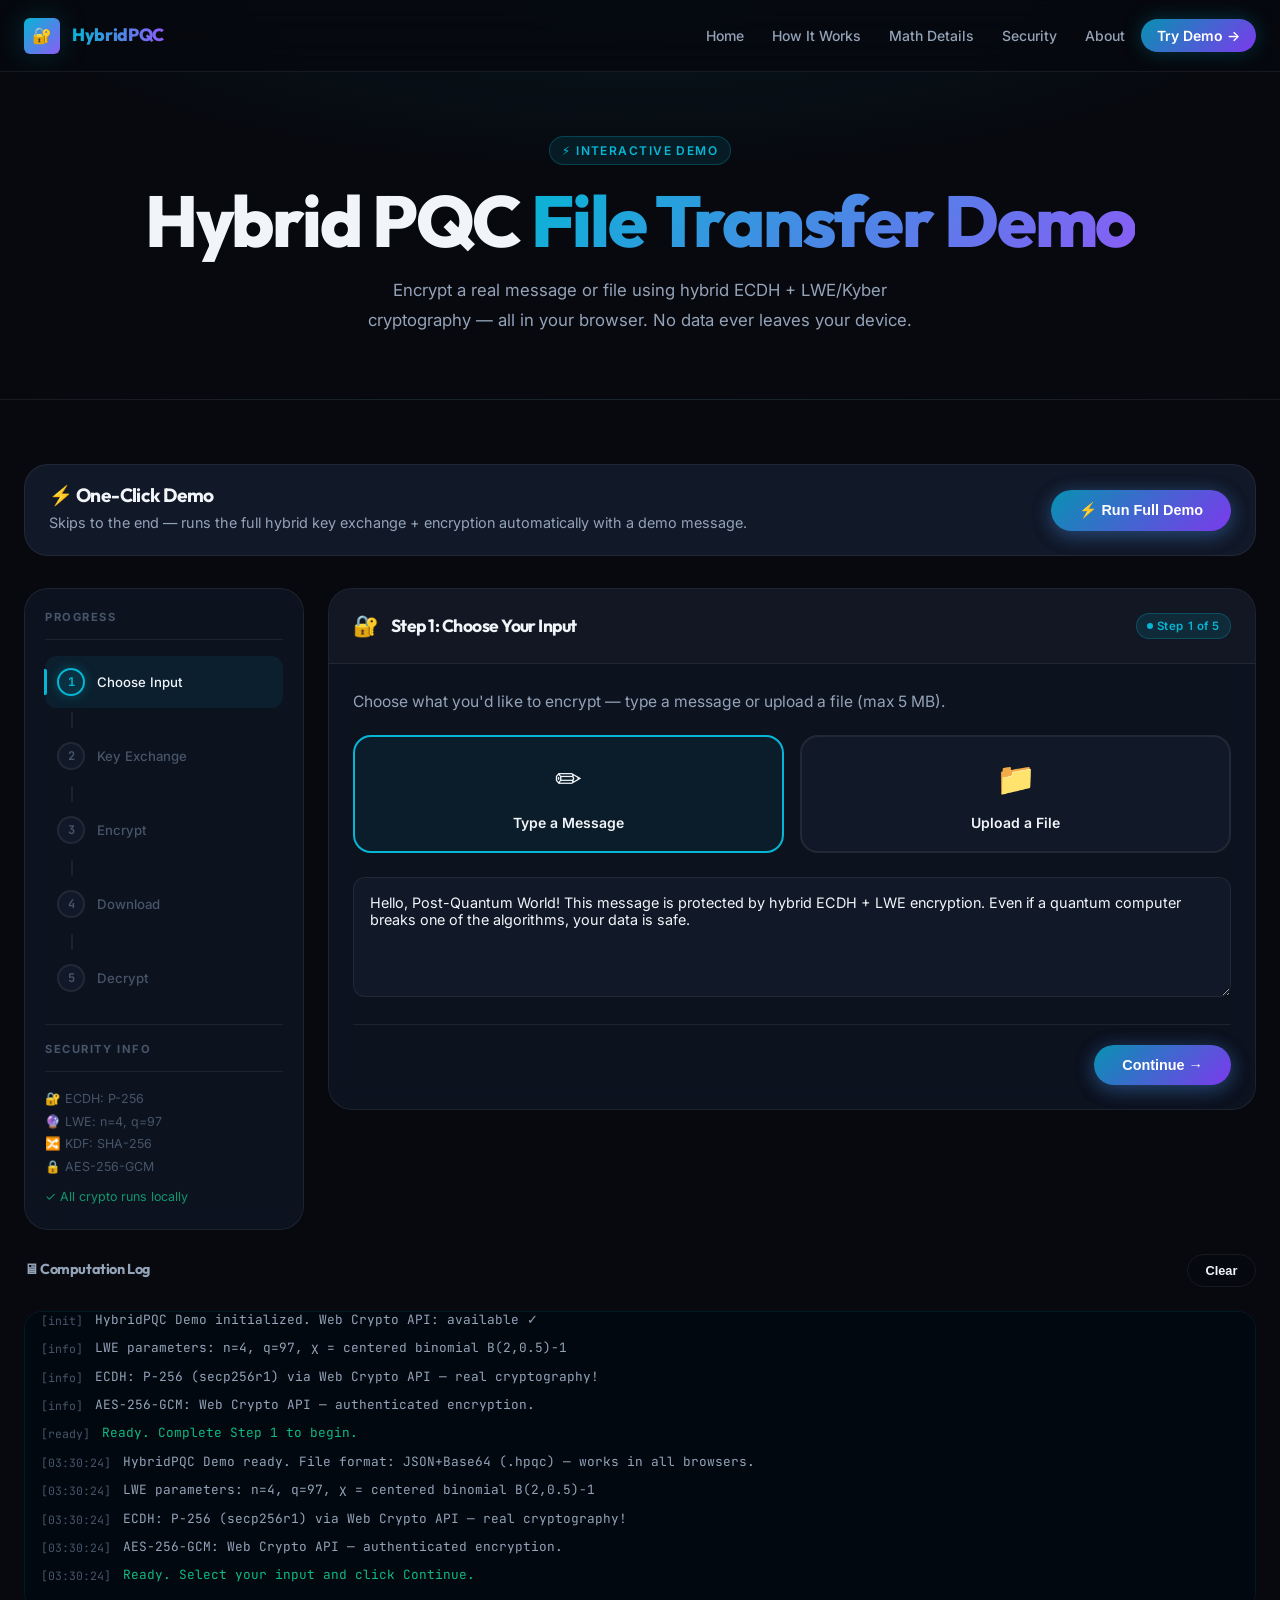
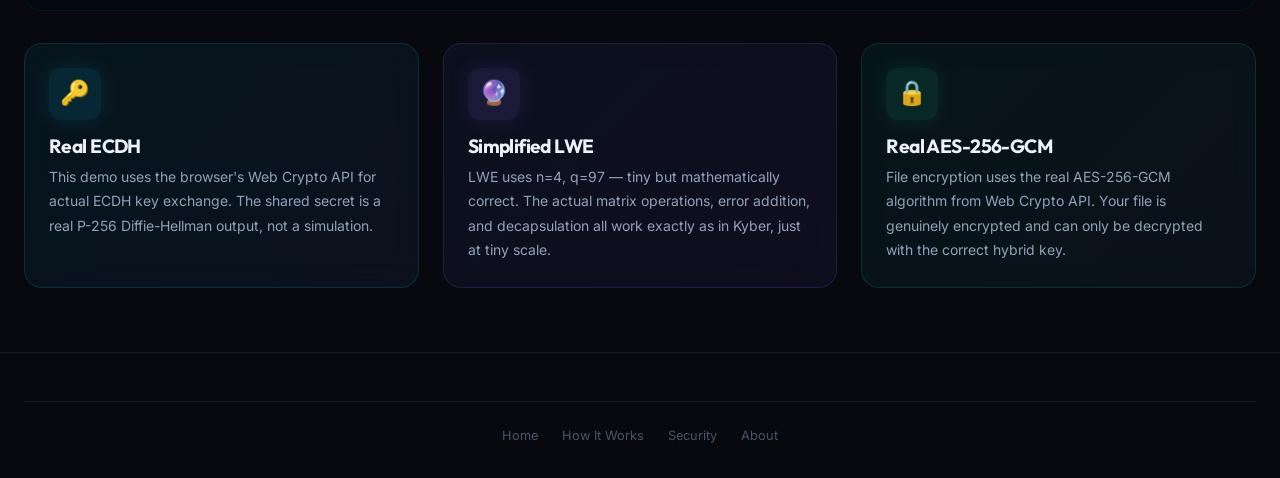
<file: demo.html>
<!DOCTYPE html>
<html lang="en">
<head>
  <meta charset="UTF-8" />
  <meta name="viewport" content="width=device-width, initial-scale=1.0" />
  <title>Interactive Demo – Hybrid PQC File Transfer | HybridPQC</title>
  <meta name="description" content="Interactively demonstrate hybrid ECDH+LWE encryption. Encrypt a file or message with post-quantum security, download it, and decrypt it in your browser." />
  <link rel="stylesheet" href="css/style.css" />
  <link rel="stylesheet" href="css/animations.css" />
  <link rel="stylesheet" href="css/demo.css" />
</head>
<body>

<nav class="nav">
  <div class="nav-inner">
    <a href="index.html" class="nav-logo"><div class="nav-logo-icon">🔐</div><span class="nav-logo-text">HybridPQC</span></a>
    <ul class="nav-links">
      <li><a href="index.html">Home</a></li>
      <li><a href="how-it-works.html">How It Works</a></li>
      <li><a href="math-details.html">Math Details</a></li>
      <li><a href="security.html">Security</a></li>
      <li><a href="about.html">About</a></li>
      <li><a href="demo.html" class="nav-cta active">Try Demo →</a></li>
    </ul>
    <button class="nav-hamburger"><span></span><span></span><span></span></button>
  </div>
</nav>
<div class="nav-mobile">
  <a href="index.html">Home</a><a href="how-it-works.html">How It Works</a>
  <a href="math-details.html">Math Details</a><a href="security.html">Security</a>
  <a href="about.html">About</a><a href="demo.html">Try Demo</a>
</div>

<div class="page-hero">
  <div class="container">
    <div class="section-label">⚡ Interactive Demo</div>
    <h1>Hybrid PQC <span class="gradient-text">File Transfer Demo</span></h1>
    <p>Encrypt a real message or file using hybrid ECDH + LWE/Kyber cryptography — all in your browser. No data ever leaves your device.</p>
  </div>
</div>

<div class="section-sm">
  <div class="container">

    <!-- One-click quick demo -->
    <div class="demo-quick-run reveal">
      <div>
        <h4>⚡ One-Click Demo</h4>
        <p>Skips to the end — runs the full hybrid key exchange + encryption automatically with a demo message.</p>
      </div>
      <button class="btn btn-primary btn-glow" id="btn-quick-demo">⚡ Run Full Demo</button>
    </div>

    <!-- Demo layout -->
    <div class="demo-layout">

      <!-- Sidebar Steps -->
      <div class="demo-steps-sidebar">
        <div class="demo-steps-title">Progress</div>

        <div class="demo-step-item active" data-step="1" id="sidebar-step-1">
          <div class="demo-step-num">1</div>
          <div class="demo-step-label">Choose Input</div>
        </div>
        <div class="demo-connector" data-after="1"></div>

        <div class="demo-step-item" data-step="2" id="sidebar-step-2">
          <div class="demo-step-num">2</div>
          <div class="demo-step-label">Key Exchange</div>
        </div>
        <div class="demo-connector" data-after="2"></div>

        <div class="demo-step-item" data-step="3" id="sidebar-step-3">
          <div class="demo-step-num">3</div>
          <div class="demo-step-label">Encrypt</div>
        </div>
        <div class="demo-connector" data-after="3"></div>

        <div class="demo-step-item" data-step="4" id="sidebar-step-4">
          <div class="demo-step-num">4</div>
          <div class="demo-step-label">Download</div>
        </div>
        <div class="demo-connector" data-after="4"></div>

        <div class="demo-step-item" data-step="5" id="sidebar-step-5">
          <div class="demo-step-num">5</div>
          <div class="demo-step-label">Decrypt</div>
        </div>

        <div style="margin-top:var(--sp-5);padding-top:var(--sp-4);border-top:1px solid var(--border)">
          <div class="demo-steps-title">Security Info</div>
          <div style="font-size:0.78rem;color:var(--text-muted);line-height:1.8">
            <div>🔐 ECDH: P-256</div>
            <div>🔮 LWE: n=4, q=97</div>
            <div>🔀 KDF: SHA-256</div>
            <div>🔒 AES-256-GCM</div>
            <div style="margin-top:var(--sp-2);color:rgba(16,185,129,0.8)">✓ All crypto runs locally</div>
          </div>
        </div>
      </div>

      <!-- Main Panel -->
      <div class="demo-panel">
        <div class="demo-panel-header">
          <div class="demo-panel-title">
            <span style="font-size:1.3rem">🔐</span>
            <h3 id="panel-title">Step 1: Choose Your Input</h3>
          </div>
          <span class="badge badge-cyan" id="step-badge">Step 1 of 5</span>
        </div>

        <div class="demo-panel-body">

          <!-- ─── Step 1: Input ─── -->
          <div class="step-view active" id="step-1">
            <p style="margin-bottom:var(--sp-5)">Choose what you'd like to encrypt — type a message or upload a file (max 5 MB).</p>

            <div class="input-options">
              <div class="input-option selected" data-mode="text" id="opt-text">
                <div class="input-option-icon">✏️</div>
                <div class="input-option-label">Type a Message</div>
              </div>
              <div class="input-option" data-mode="file" id="opt-file">
                <div class="input-option-icon">📁</div>
                <div class="input-option-label">Upload a File</div>
              </div>
            </div>

            <!-- Text input -->
            <div id="text-input-area">
              <textarea class="demo-textarea" id="demo-text-input"
                placeholder="Type your secret message here… e.g. 'Hello, Post-Quantum World! 🌍'"
              >Hello, Post-Quantum World! This message is protected by hybrid ECDH + LWE encryption. Even if a quantum computer breaks one of the algorithms, your data is safe.</textarea>
            </div>

            <!-- File input -->
            <div id="file-input-area" style="display:none">
              <div class="file-drop-zone" id="file-drop-zone">
                <div class="file-drop-icon">📂</div>
                <p>Drag & drop a file here, or click to browse</p>
                <span class="btn btn-secondary btn-sm">Choose File</span>
                <input type="file" id="file-input" accept="*/*" />
              </div>
              <div class="file-selected" id="file-info" style="display:none">
                <span class="file-selected-icon">📄</span>
                <div>
                  <div class="file-name" id="file-name-display">—</div>
                  <div class="file-size" id="file-size-display">—</div>
                </div>
              </div>
            </div>

            <div id="input-size-info" style="font-size:0.8rem;color:var(--text-muted);margin-top:var(--sp-3)"></div>

            <div class="demo-nav">
              <div></div>
              <button class="btn btn-primary" id="btn-next-step1">Continue →</button>
            </div>
          </div>

          <!-- ─── Step 2: Key Exchange ─── -->
          <div class="step-view" id="step-2">
            <p style="margin-bottom:var(--sp-5)">
              Watch as Alice (Sender) and Bob (Receiver) perform <strong>two parallel</strong> key exchanges —
              ECDH (classical) and LWE (post-quantum) — to arrive at the same hybrid key.
            </p>

            <!-- Parties -->
            <div class="key-exchange-cols">

              <!-- Alice (Sender) -->
              <div class="party-col">
                <div class="party-col-header">
                  <div class="party-avatar avatar-sender">A</div>
                  <div>
                    <div class="party-name">Alice</div>
                    <div class="party-role">Sender</div>
                  </div>
                </div>
                <div class="party-col-body">
                  <div class="key-field">
                    <div class="key-field-label">ECDH Public Key</div>
                    <div class="key-field-value empty" id="alice-pub-key">Waiting…</div>
                  </div>
                  <div class="key-field">
                    <div class="key-field-label">LWE Ciphertext u = Aᵀr + e₁</div>
                    <div class="key-field-value empty" id="alice-ciphertext">Waiting…</div>
                  </div>
                  <div class="key-field">
                    <div class="key-field-label">Alice's ECDH Shared Secret</div>
                    <div class="key-field-value empty" id="ecdh-shared">Waiting…</div>
                  </div>
                  <div class="key-field">
                    <div class="key-field-label">Alice's LWE Key = b·r mod q</div>
                    <div class="key-field-value empty" id="lwe-shared">Waiting…</div>
                  </div>
                </div>
              </div>

              <!-- Middle -->
              <div class="exchange-mid">
                <div class="exchange-icon">⟷</div>
                <div style="font-size:0.7rem;color:var(--text-muted);text-align:center;writing-mode:vertical-rl;transform:none">
                  Public channel
                </div>
                <div class="exchange-icon">⟷</div>
              </div>

              <!-- Bob (Receiver) -->
              <div class="party-col">
                <div class="party-col-header">
                  <div class="party-avatar avatar-receiver">B</div>
                  <div>
                    <div class="party-name">Bob</div>
                    <div class="party-role">Receiver</div>
                  </div>
                </div>
                <div class="party-col-body">
                  <div class="key-field">
                    <div class="key-field-label">ECDH Public Key</div>
                    <div class="key-field-value empty purple-val" id="bob-pub-key">Waiting…</div>
                  </div>
                  <div class="key-field">
                    <div class="key-field-label">LWE Public Key (A, b)</div>
                    <div class="key-field-value empty purple-val" id="bob-lwe-decap">Waiting…</div>
                  </div>
                </div>
              </div>
            </div>

            <!-- LWE Matrix Display -->
            <div class="lwe-section">
              <div class="lwe-section-title">🔮 LWE Matrix Operations (n=4, q=97)</div>

              <div class="matrix-wrap" style="flex-wrap:wrap;gap:var(--sp-4)">
                <div>
                  <div class="key-field-label" style="margin-bottom:var(--sp-2)">Matrix A (public)</div>
                  <div id="lwe-matrix-A" style="font-family:var(--font-mono);font-size:0.8rem;color:var(--text-muted);padding:var(--sp-2);">
                    Awaiting key generation…
                  </div>
                </div>
                <div style="display:flex;align-items:center;gap:var(--sp-3)">
                  <div>
                    <div class="key-field-label" style="margin-bottom:var(--sp-2)">× secret s</div>
                    <div id="lwe-vec-s" style="font-size:0.75rem;color:var(--text-muted)">—</div>
                  </div>
                  <span style="font-size:1.2rem;color:var(--text-muted)">+</span>
                  <div>
                    <div class="key-field-label" style="margin-bottom:var(--sp-2)">error e</div>
                    <div id="lwe-vec-e" style="font-size:0.75rem;color:var(--text-muted)">—</div>
                  </div>
                  <span style="font-size:1.2rem;color:var(--text-muted)">=</span>
                  <div>
                    <div class="key-field-label" style="margin-bottom:var(--sp-2)">b (public)</div>
                    <div id="lwe-vec-b" style="font-size:0.75rem;color:var(--text-muted)">—</div>
                  </div>
                </div>
              </div>

              <div style="margin-top:var(--sp-3);font-family:var(--font-mono);font-size:0.75rem;display:none" id="lwe-vals">
                <div style="color:var(--purple-light)">s = <span id="lwe-secret-display">—</span></div>
                <div style="color:var(--red)">e = <span id="lwe-error-display">—</span></div>
                <div style="color:var(--green)">b = <span id="lwe-b-display">—</span></div>
              </div>
            </div>

            <!-- Failure message -->
            <div class="noise-warning" id="lwe-failure-msg">
              ⚠ LWE decryption failure! Noise bound exceeded. This is expected when η is too large — it shows why parameter selection matters in real Kyber.
            </div>

            <!-- Hybrid key result -->
            <div class="hybrid-key-display" id="hybrid-key-section" style="margin-top:var(--sp-4)">
              <div class="hybrid-key-label">🔀 Hybrid Key = SHA-256(ECDH_secret ‖ LWE_secret ‖ "HybridPQC-v1")</div>
              <div class="hybrid-key-value" id="hybrid-key-display">
                Run the key exchange to see the derived hybrid key…
              </div>
            </div>

            <!-- Noise control -->
            <div class="noise-control">
              <div class="noise-control-header">
                <span class="noise-label">🎛 LWE Noise Bound (η)</span>
                <span class="noise-value" id="noise-value-display">1</span>
              </div>
              <input type="range" id="noise-slider" min="1" max="10" value="1"
                     aria-label="LWE noise bound" style="width:100%" />
              <p style="font-size:0.78rem;color:var(--text-muted);margin-top:var(--sp-2)">
                η = 1 (safe). Increase beyond 3 to trigger correcntess failure. Real Kyber: η = 2–3 with much larger q.
              </p>
              <div class="noise-warning" id="noise-warning">
                ⚠ Noise η > 3 — correctness bound may be exceeded. Decryption will likely fail!
              </div>
            </div>

            <div class="demo-nav">
              <button class="btn btn-secondary btn-sm" id="btn-back-step2">← Back</button>
              <div class="flex gap-3">
                <button class="btn btn-cyan" id="btn-run-exchange">⚡ Run Key Exchange</button>
                <button class="btn btn-primary" id="btn-next-step2" disabled>Continue →</button>
              </div>
            </div>
          </div>

          <!-- ─── Step 3: Encrypt ─── -->
          <div class="step-view" id="step-3">
            <p style="margin-bottom:var(--sp-5)">
              Using the <strong>hybrid key</strong>, encrypt your file with AES-256-GCM.
              This is real, production-grade symmetric encryption.
            </p>

            <div class="encrypt-flow">
              <div class="encrypt-step">
                <div class="encrypt-step-dot encrypt-step-dot-cyan"></div>
                <div class="encrypt-step-content">
                  <h5>Hybrid Key Ready</h5>
                  <p>256-bit key derived from ECDH + LWE:</p>
                  <div class="hex-display" id="enc-hybrid-key-display" style="max-width:400px">
                    <div class="hybrid-key-value" id="enc-hybrid-key-val" style="font-size:0.78rem;padding:0">—</div>
                  </div>
                </div>
              </div>

              <div class="encrypt-step">
                <div class="encrypt-step-dot encrypt-step-dot-purple"></div>
                <div class="encrypt-step-content">
                  <h5>Random IV Generated</h5>
                  <p>A fresh 96-bit random nonce (IV) is generated for each encryption. Never reused.</p>
                  <div class="hex-display" id="enc-iv-display">Awaiting encryption…</div>
                </div>
              </div>

              <div class="encrypt-step">
                <div class="encrypt-step-dot encrypt-step-dot-green"></div>
                <div class="encrypt-step-content">
                  <h5>AES-256-GCM Ciphertext</h5>
                  <p>Your file encrypted + 128-bit authentication tag:</p>
                  <div class="cipher-preview">
                    <div id="cipher-preview-text">— Encrypt to see ciphertext —</div>
                  </div>
                  <p style="font-size:0.78rem;margin-top:var(--sp-2)">
                    Size: <span id="enc-size-display">—</span>
                    &nbsp;|&nbsp; Format: HPQC magic (4B) + IV (12B) + Ciphertext + Tag (16B)
                  </p>
                </div>
              </div>
            </div>

            <div class="demo-nav" style="margin-top:var(--sp-5)">
              <button class="btn btn-secondary btn-sm" id="btn-back-step3">← Back</button>
              <div class="flex gap-3">
                <button class="btn btn-purple" id="btn-encrypt">🔒 Encrypt File</button>
                <button class="btn btn-primary" id="btn-next-step3" disabled>Continue →</button>
              </div>
            </div>
          </div>

          <!-- ─── Step 4: Download ─── -->
          <div class="step-view" id="step-4">
            <div class="download-card">
              <span class="download-icon">📦</span>
              <h4>Encrypted File Ready!</h4>
              <p>Your file has been encrypted with hybrid post-quantum cryptography. Download the <code>.hpqc</code> file — only someone with the hybrid key can decrypt it.</p>
              <div style="margin-bottom:var(--sp-4)">
                <div class="badge badge-green" style="margin-right:var(--sp-2)">✓ ECDH Protected</div>
                <div class="badge badge-purple" style="margin-right:var(--sp-2)">✓ LWE Protected</div>
                <div class="badge badge-cyan">✓ AES-256-GCM Authenticated</div>
              </div>
              <button class="btn btn-primary btn-lg btn-glow" id="btn-download">⬇ Download .hpqc File</button>
            </div>

            <div class="info-box info-box-cyan" style="margin-top:var(--sp-5)">
              <div class="info-box-icon">💡</div>
              <div class="info-box-content">
                <h5>What's in the .hpqc file?</h5>
                <p>The <code>.hpqc</code> file is a <strong>JSON file</strong> containing your Base64-encoded ciphertext — this means it opens cleanly in any text editor and uploads reliably across all browsers. Structure:</p>
                <pre style="font-size:0.76rem;margin-top:var(--sp-2);background:rgba(0,0,0,0.3);padding:var(--sp-2);border-radius:4px;overflow-x:auto">{&#10;  "format": "HybridPQC-v1",&#10;  "algorithm": "AES-256-GCM",&#10;  "iv": "&lt;base64 nonce&gt;",&#10;  "ciphertext": "&lt;base64 encrypted data + GCM tag&gt;",&#10;  "originalSize": &lt;bytes&gt;&#10;}</pre>
                <p style="margin-top:var(--sp-2)">The key is <strong>NOT stored</strong> in the file — it lives only in the key exchange session.</p>
              </div>
            </div>

            <div class="demo-nav">
              <button class="btn btn-secondary btn-sm" id="btn-back-step4">← Back</button>
              <button class="btn btn-primary" id="btn-next-step4" disabled>Go to Decrypt →</button>
            </div>
          </div>

          <!-- ─── Step 5: Decrypt ─── -->
          <div class="step-view" id="step-5">
            <p style="margin-bottom:var(--sp-5)">
              Upload an encrypted <code>.hpqc</code> file to decrypt it. The hybrid key from this session will be used automatically.
            </p>

            <div class="decrypt-panel">
              <!-- Upload zone -->
              <div>
                <h5 style="margin-bottom:var(--sp-3)">Load Encrypted File</h5>
                <div class="decrypt-upload-zone" id="decrypt-drop-zone">
                  <div style="font-size:2rem;margin-bottom:var(--sp-3)">🔐</div>
                  <p>Drop your <code>.hpqc</code> file here, or click to browse</p>
                  <p style="font-size:0.78rem;color:var(--text-muted);margin-top:var(--sp-1)">(The .hpqc file is a JSON file — upload it exactly as downloaded)</p>
                  <span class="btn btn-purple btn-sm" style="margin-top:var(--sp-3)">Choose File</span>
                  <input type="file" id="decrypt-file-input" accept=".hpqc,.json,application/json,*/*" style="display:none" />
                </div>

                <div class="file-selected" id="decrypt-file-info" style="display:none;margin-top:var(--sp-3)">
                  <span class="file-selected-icon">🔐</span>
                  <div><div class="file-name" id="decrypt-file-name">—</div></div>
                </div>

                <button class="btn btn-cyan btn-sm w-full" style="margin-top:var(--sp-3)" id="btn-use-current">
                  ↩ Use Current Session File
                </button>

                <div style="margin-top:var(--sp-5)">
                  <div style="display:flex;align-items:center;gap:var(--sp-3);margin-bottom:var(--sp-2)">
                    <div class="badge badge-green" id="decrypt-success-badge" style="display:none">✓ Decrypted OK</div>
                    <div class="badge badge-red" id="decrypt-fail-badge" style="display:none">✗ Decryption Failed</div>
                  </div>
                  <button class="btn btn-primary w-full" id="btn-decrypt">🔓 Decrypt</button>
                </div>
              </div>

              <!-- Result -->
              <div class="decrypt-result">
                <div class="decrypt-result-label">Decrypted Content</div>
                <div class="decrypt-result-content" id="decrypt-result-content">
                  Decrypted content will appear here…
                </div>
              </div>
            </div>

            <div class="demo-nav">
              <button class="btn btn-secondary btn-sm" id="btn-back-step5">← Back</button>
              <a href="security.html" class="btn btn-purple">View Security Analysis →</a>
            </div>
          </div>

        </div><!-- /panel body -->
      </div><!-- /demo-panel -->
    </div><!-- /demo-layout -->

    <!-- ─── Computation Log ─── -->
    <div class="reveal" style="margin-top:var(--sp-6)">
      <div style="display:flex;align-items:center;justify-content:space-between;margin-bottom:var(--sp-3)">
        <h4 style="font-size:0.9rem;color:var(--text-secondary)">🖥 Computation Log</h4>
        <button class="btn btn-secondary btn-sm" onclick="document.getElementById('computation-log').innerHTML=''">Clear</button>
      </div>
      <div class="computation-log" id="computation-log">
        <div class="log-entry">
          <span class="log-ts">[init]</span>
          <span class="log-msg info">HybridPQC Demo initialized. Web Crypto API: available ✓</span>
        </div>
        <div class="log-entry">
          <span class="log-ts">[info]</span>
          <span class="log-msg info">LWE parameters: n=4, q=97, χ = centered binomial B(2,0.5)-1</span>
        </div>
        <div class="log-entry">
          <span class="log-ts">[info]</span>
          <span class="log-msg info">ECDH: P-256 (secp256r1) via Web Crypto API — real cryptography!</span>
        </div>
        <div class="log-entry">
          <span class="log-ts">[info]</span>
          <span class="log-msg info">AES-256-GCM: Web Crypto API — authenticated encryption.</span>
        </div>
        <div class="log-entry">
          <span class="log-ts">[ready]</span>
          <span class="log-msg success">Ready. Complete Step 1 to begin.</span>
        </div>
      </div>
    </div>

    <!-- ─── Info Cards ─── -->
    <div class="grid-3 reveal-group" style="margin-top:var(--sp-8)">
      <div class="card card-cyan reveal">
        <div class="card-icon card-icon-cyan">🔑</div>
        <h4>Real ECDH</h4>
        <p>This demo uses the browser's Web Crypto API for actual ECDH key exchange. The shared secret is a real P-256 Diffie-Hellman output, not a simulation.</p>
      </div>
      <div class="card card-purple reveal reveal-delay-1">
        <div class="card-icon card-icon-purple">🔮</div>
        <h4>Simplified LWE</h4>
        <p>LWE uses n=4, q=97 — tiny but mathematically correct. The actual matrix operations, error addition, and decapsulation all work exactly as in Kyber, just at tiny scale.</p>
      </div>
      <div class="card card-green reveal reveal-delay-2">
        <div class="card-icon card-icon-green">🔒</div>
        <h4>Real AES-256-GCM</h4>
        <p>File encryption uses the real AES-256-GCM algorithm from Web Crypto API. Your file is genuinely encrypted and can only be decrypted with the correct hybrid key.</p>
      </div>
    </div>

  </div>
</div>

<footer>
  <div class="container">
    <div class="footer-bottom" style="justify-content:center;gap:var(--sp-6)">
      <a href="index.html" style="color:var(--text-muted);text-decoration:none">Home</a>
      <a href="how-it-works.html" style="color:var(--text-muted);text-decoration:none">How It Works</a>
      <a href="security.html" style="color:var(--text-muted);text-decoration:none">Security</a>
      <a href="about.html" style="color:var(--text-muted);text-decoration:none">About</a>
    </div>
  </div>
</footer>

<script src="js/lwe.js"></script>
<script src="js/ecdh.js"></script>
<script src="js/hybrid.js"></script>
<script src="js/aes.js"></script>
<script src="js/lattice-canvas.js"></script>
<script src="js/animations.js"></script>
<script src="js/nav.js"></script>
<script src="js/demo.js"></script>
<script>
// Sync hybrid key display to step 3
window.addEventListener('DOMContentLoaded', () => {
  const origRunExchange = window.runKeyExchange;

  // Update step 3 hybrid key display after exchange
  document.getElementById('btn-next-step2')?.addEventListener('click', () => {
    const hkd = document.getElementById('hybrid-key-display');
    const encHkv = document.getElementById('enc-hybrid-key-val');
    if (hkd && encHkv) encHkv.innerHTML = hkd.innerHTML;
  });

  // Also show LWE vals
  const lweVals = document.getElementById('lwe-vals');
  if (lweVals) {
    document.getElementById('btn-run-exchange')?.addEventListener('click', () => {
      setTimeout(() => { lweVals.style.display = 'block'; }, 1500);
    });
  }
});
</script>
</body>
</html>
</file>
<file: css/style.css>
/* ============================================================
   HYBRID PQC FILE TRANSFER – GLOBAL DESIGN SYSTEM
   Dark Navy Theme | Cyan + Purple Accents | Glassmorphism
   ============================================================ */

@import url('https://fonts.googleapis.com/css2?family=Inter:wght@300;400;500;600;700;800;900&family=JetBrains+Mono:wght@400;500;600&family=Outfit:wght@700;800;900&display=swap');

/* ─── CSS Custom Properties ─── */
:root {
  /* Colors */
  --bg-primary:    #07090f;
  --bg-secondary:  #0d1117;
  --bg-surface:    #111827;
  --bg-elevated:   #1a2235;
  --bg-glass:      rgba(17, 24, 39, 0.7);

  --cyan:          #06b6d4;
  --cyan-light:    #67e8f9;
  --cyan-dark:     #0891b2;
  --cyan-glow:     rgba(6, 182, 212, 0.25);

  --purple:        #8b5cf6;
  --purple-light:  #c4b5fd;
  --purple-dark:   #7c3aed;
  --purple-glow:   rgba(139, 92, 246, 0.25);

  --green:         #10b981;
  --green-glow:    rgba(16, 185, 129, 0.2);
  --red:           #ef4444;
  --red-glow:      rgba(239, 68, 68, 0.2);
  --amber:         #f59e0b;

  --text-primary:  #f1f5f9;
  --text-secondary:#94a3b8;
  --text-muted:    #475569;
  --text-code:     #e2e8f0;

  --border:        rgba(255, 255, 255, 0.07);
  --border-active: rgba(6, 182, 212, 0.4);

  /* Spacing */
  --sp-1: 0.25rem; --sp-2: 0.5rem;  --sp-3: 0.75rem;
  --sp-4: 1rem;    --sp-5: 1.25rem; --sp-6: 1.5rem;
  --sp-8: 2rem;    --sp-10: 2.5rem; --sp-12: 3rem;
  --sp-16: 4rem;   --sp-20: 5rem;   --sp-24: 6rem;

  /* Typography */
  --font-sans: 'Inter', system-ui, sans-serif;
  --font-mono: 'JetBrains Mono', 'Courier New', monospace;
  --font-display: 'Outfit', 'Inter', sans-serif;

  /* Borders */
  --radius-sm: 6px;
  --radius-md: 12px;
  --radius-lg: 18px;
  --radius-xl: 24px;
  --radius-full: 9999px;

  /* Shadows */
  --shadow-sm:   0 2px 8px rgba(0,0,0,0.4);
  --shadow-md:   0 4px 20px rgba(0,0,0,0.5);
  --shadow-lg:   0 8px 40px rgba(0,0,0,0.6);
  --shadow-cyan: 0 0 30px rgba(6, 182, 212, 0.2);
  --shadow-purple: 0 0 30px rgba(139, 92, 246, 0.2);

  /* Transitions */
  --transition-fast: 150ms cubic-bezier(0.4, 0, 0.2, 1);
  --transition-base: 250ms cubic-bezier(0.4, 0, 0.2, 1);
  --transition-slow: 400ms cubic-bezier(0.4, 0, 0.2, 1);

  /* Layout */
  --max-width: 1280px;
  --nav-height: 72px;
}

/* ─── Reset & Base ─── */
*, *::before, *::after { box-sizing: border-box; margin: 0; padding: 0; }

html {
  scroll-behavior: smooth;
  scroll-padding-top: var(--nav-height);
  font-size: 16px;
}

body {
  font-family: var(--font-sans);
  background-color: var(--bg-primary);
  color: var(--text-primary);
  line-height: 1.6;
  min-height: 100vh;
  overflow-x: hidden;
  -webkit-font-smoothing: antialiased;
}

/* ─── Navigation ─── */
.nav {
  position: fixed;
  top: 0; left: 0; right: 0;
  height: var(--nav-height);
  background: rgba(7, 9, 15, 0.85);
  backdrop-filter: blur(20px);
  -webkit-backdrop-filter: blur(20px);
  border-bottom: 1px solid var(--border);
  z-index: 1000;
  transition: background var(--transition-base);
}

.nav.scrolled {
  background: rgba(7, 9, 15, 0.97);
  border-bottom-color: rgba(6, 182, 212, 0.15);
}

.nav-inner {
  max-width: var(--max-width);
  margin: 0 auto;
  height: 100%;
  display: flex;
  align-items: center;
  justify-content: space-between;
  padding: 0 var(--sp-6);
}

.nav-logo {
  display: flex;
  align-items: center;
  gap: var(--sp-3);
  text-decoration: none;
}

.nav-logo-icon {
  width: 36px;
  height: 36px;
  background: linear-gradient(135deg, var(--cyan), var(--purple));
  border-radius: var(--radius-sm);
  display: flex;
  align-items: center;
  justify-content: center;
  font-size: 16px;
  box-shadow: var(--shadow-cyan);
}

.nav-logo-text {
  font-family: var(--font-display);
  font-size: 1.1rem;
  font-weight: 800;
  background: linear-gradient(90deg, var(--cyan), var(--purple));
  -webkit-background-clip: text;
  -webkit-text-fill-color: transparent;
  background-clip: text;
  letter-spacing: -0.02em;
}

.nav-links {
  display: flex;
  align-items: center;
  gap: var(--sp-1);
  list-style: none;
}

.nav-links a {
  text-decoration: none;
  color: var(--text-secondary);
  font-size: 0.875rem;
  font-weight: 500;
  padding: var(--sp-2) var(--sp-3);
  border-radius: var(--radius-sm);
  transition: color var(--transition-fast), background var(--transition-fast);
}

.nav-links a:hover,
.nav-links a.active {
  color: var(--text-primary);
  background: rgba(255,255,255,0.06);
}

.nav-links a.active { color: var(--cyan); }

.nav-cta {
  background: linear-gradient(135deg, var(--cyan-dark), var(--purple-dark)) !important;
  color: white !important;
  padding: var(--sp-2) var(--sp-4) !important;
  border-radius: var(--radius-full) !important;
  font-weight: 600 !important;
  box-shadow: 0 0 20px var(--cyan-glow);
}

.nav-cta:hover {
  box-shadow: 0 0 30px var(--cyan-glow), 0 0 30px var(--purple-glow) !important;
  transform: translateY(-1px);
}

.nav-hamburger {
  display: none;
  flex-direction: column;
  gap: 5px;
  cursor: pointer;
  padding: var(--sp-2);
  background: none;
  border: none;
}

.nav-hamburger span {
  display: block;
  width: 24px;
  height: 2px;
  background: var(--text-secondary);
  border-radius: 2px;
  transition: all var(--transition-base);
}

.nav-mobile {
  display: none;
  position: fixed;
  top: var(--nav-height);
  left: 0; right: 0;
  background: rgba(7, 9, 15, 0.98);
  border-bottom: 1px solid var(--border);
  padding: var(--sp-4) var(--sp-6);
  z-index: 999;
  backdrop-filter: blur(20px);
}

.nav-mobile.open { display: block; }

.nav-mobile a {
  display: block;
  padding: var(--sp-3) var(--sp-4);
  text-decoration: none;
  color: var(--text-secondary);
  font-weight: 500;
  border-radius: var(--radius-sm);
  transition: all var(--transition-fast);
}

.nav-mobile a:hover { color: var(--cyan); background: rgba(6,182,212,0.08); }

/* ─── Layout Containers ─── */
.container {
  max-width: var(--max-width);
  margin: 0 auto;
  padding: 0 var(--sp-6);
}

.section { padding: var(--sp-24) 0; }
.section-sm { padding: var(--sp-16) 0; }

/* ─── Typography ─── */
h1, h2, h3, h4, h5, h6 {
  font-family: var(--font-display);
  font-weight: 800;
  letter-spacing: -0.03em;
  line-height: 1.1;
}

h1 { font-size: clamp(2.5rem, 6vw, 4.5rem); }
h2 { font-size: clamp(1.8rem, 4vw, 3rem); }
h3 { font-size: clamp(1.3rem, 2.5vw, 1.8rem); }
h4 { font-size: 1.2rem; font-weight: 700; }
h5 { font-size: 1rem; font-weight: 600; font-family: var(--font-sans); }

p { color: var(--text-secondary); font-size: 0.975rem; line-height: 1.75; }
p.lead { font-size: 1.125rem; color: var(--text-primary); }

.gradient-text {
  background: linear-gradient(135deg, var(--cyan) 0%, var(--purple) 100%);
  -webkit-background-clip: text;
  -webkit-text-fill-color: transparent;
  background-clip: text;
}

.gradient-text-reverse {
  background: linear-gradient(135deg, var(--purple) 0%, var(--cyan) 100%);
  -webkit-background-clip: text;
  -webkit-text-fill-color: transparent;
  background-clip: text;
}

.section-label {
  display: inline-flex;
  align-items: center;
  gap: var(--sp-2);
  font-size: 0.75rem;
  font-weight: 600;
  letter-spacing: 0.12em;
  text-transform: uppercase;
  color: var(--cyan);
  background: rgba(6, 182, 212, 0.1);
  border: 1px solid rgba(6, 182, 212, 0.25);
  padding: var(--sp-1) var(--sp-3);
  border-radius: var(--radius-full);
  margin-bottom: var(--sp-4);
}

.section-header {
  text-align: center;
  margin-bottom: var(--sp-16);
}

.section-header h2 { margin-bottom: var(--sp-4); }
.section-header p { max-width: 620px; margin: 0 auto; font-size: 1.05rem; }

/* ─── Buttons ─── */
.btn {
  display: inline-flex;
  align-items: center;
  gap: var(--sp-2);
  padding: 0.75rem 1.75rem;
  border-radius: var(--radius-full);
  font-size: 0.9rem;
  font-weight: 600;
  cursor: pointer;
  border: none;
  text-decoration: none;
  transition: all var(--transition-base);
  position: relative;
  overflow: hidden;
  white-space: nowrap;
}

.btn::after {
  content: '';
  position: absolute;
  inset: 0;
  background: rgba(255,255,255,0.1);
  opacity: 0;
  transition: opacity var(--transition-fast);
}

.btn:hover::after { opacity: 1; }

.btn-primary {
  background: linear-gradient(135deg, var(--cyan-dark), var(--purple-dark));
  color: white;
  box-shadow: 0 4px 20px var(--cyan-glow), 0 4px 20px var(--purple-glow);
}

.btn-primary:hover {
  transform: translateY(-2px);
  box-shadow: 0 8px 30px var(--cyan-glow), 0 8px 30px var(--purple-glow);
}

.btn-secondary {
  background: transparent;
  color: var(--text-primary);
  border: 1px solid var(--border);
  backdrop-filter: blur(10px);
}

.btn-secondary:hover {
  border-color: var(--cyan);
  color: var(--cyan);
  background: rgba(6,182,212,0.06);
}

.btn-cyan {
  background: rgba(6,182,212,0.15);
  color: var(--cyan);
  border: 1px solid rgba(6,182,212,0.3);
}

.btn-cyan:hover {
  background: rgba(6,182,212,0.25);
  box-shadow: 0 0 20px var(--cyan-glow);
}

.btn-purple {
  background: rgba(139,92,246,0.15);
  color: var(--purple-light);
  border: 1px solid rgba(139,92,246,0.3);
}

.btn-purple:hover {
  background: rgba(139,92,246,0.25);
  box-shadow: 0 0 20px var(--purple-glow);
}

.btn-success {
  background: rgba(16,185,129,0.15);
  color: var(--green);
  border: 1px solid rgba(16,185,129,0.3);
}

.btn-success:hover { background: rgba(16,185,129,0.25); }

.btn-lg { padding: 1rem 2.25rem; font-size: 1rem; }
.btn-sm { padding: 0.5rem 1.1rem; font-size: 0.8rem; }
.btn-full { width: 100%; justify-content: center; }

.btn:disabled, .btn[disabled] {
  opacity: 0.45;
  cursor: not-allowed;
  pointer-events: none;
}

/* ─── Cards ─── */
.card {
  background: var(--bg-glass);
  border: 1px solid var(--border);
  border-radius: var(--radius-lg);
  padding: var(--sp-6);
  backdrop-filter: blur(16px);
  -webkit-backdrop-filter: blur(16px);
  transition: all var(--transition-base);
  position: relative;
  overflow: hidden;
}

.card::before {
  content: '';
  position: absolute;
  inset: 0;
  background: linear-gradient(135deg, rgba(6,182,212,0.03) 0%, rgba(139,92,246,0.03) 100%);
  pointer-events: none;
}

.card:hover {
  border-color: rgba(6,182,212,0.2);
  transform: translateY(-3px);
  box-shadow: var(--shadow-lg), 0 0 40px rgba(6,182,212,0.08);
}

.card-cyan {
  border-color: rgba(6,182,212,0.2);
  background: rgba(6,182,212,0.04);
}

.card-purple {
  border-color: rgba(139,92,246,0.2);
  background: rgba(139,92,246,0.04);
}

.card-green {
  border-color: rgba(16,185,129,0.2);
  background: rgba(16,185,129,0.04);
}

.card-icon {
  width: 52px;
  height: 52px;
  border-radius: var(--radius-md);
  display: flex;
  align-items: center;
  justify-content: center;
  font-size: 1.5rem;
  margin-bottom: var(--sp-4);
}

.card-icon-cyan  { background: rgba(6,182,212,0.12);  box-shadow: 0 0 20px rgba(6,182,212,0.15); }
.card-icon-purple { background: rgba(139,92,246,0.12); box-shadow: 0 0 20px rgba(139,92,246,0.15); }
.card-icon-green  { background: rgba(16,185,129,0.12); box-shadow: 0 0 20px rgba(16,185,129,0.15); }
.card-icon-amber  { background: rgba(245,158,11,0.12); box-shadow: 0 0 20px rgba(245,158,11,0.15); }

.card h4 { margin-bottom: var(--sp-2); }
.card p  { font-size: 0.875rem; }

/* ─── Grid Layouts ─── */
.grid-2 { display: grid; grid-template-columns: repeat(2, 1fr); gap: var(--sp-6); }
.grid-3 { display: grid; grid-template-columns: repeat(3, 1fr); gap: var(--sp-6); }
.grid-4 { display: grid; grid-template-columns: repeat(4, 1fr); gap: var(--sp-6); }
.grid-auto { display: grid; grid-template-columns: repeat(auto-fit, minmax(280px, 1fr)); gap: var(--sp-6); }

/* ─── Badges ─── */
.badge {
  display: inline-flex;
  align-items: center;
  gap: var(--sp-1);
  padding: 3px 10px;
  border-radius: var(--radius-full);
  font-size: 0.72rem;
  font-weight: 600;
  letter-spacing: 0.05em;
}

.badge-cyan   { background: rgba(6,182,212,0.12);  color: var(--cyan);         border: 1px solid rgba(6,182,212,0.25); }
.badge-purple { background: rgba(139,92,246,0.12); color: var(--purple-light); border: 1px solid rgba(139,92,246,0.25); }
.badge-green  { background: rgba(16,185,129,0.12); color: var(--green);         border: 1px solid rgba(16,185,129,0.25); }
.badge-amber  { background: rgba(245,158,11,0.12); color: var(--amber);         border: 1px solid rgba(245,158,11,0.25); }
.badge-red    { background: rgba(239,68,68,0.12);  color: var(--red);           border: 1px solid rgba(239,68,68,0.25); }

.badge::before {
  content: '';
  width: 6px; height: 6px;
  border-radius: 50%;
  background: currentColor;
}

/* ─── Code Blocks ─── */
pre, code {
  font-family: var(--font-mono);
  font-size: 0.85rem;
}

code {
  background: rgba(6,182,212,0.1);
  color: var(--cyan-light);
  padding: 2px 6px;
  border-radius: 4px;
}

pre {
  background: #0d1117;
  border: 1px solid var(--border);
  border-radius: var(--radius-md);
  padding: var(--sp-5);
  overflow-x: auto;
  line-height: 1.65;
  position: relative;
}

pre code {
  background: none;
  color: var(--text-code);
  padding: 0;
  border-radius: 0;
}

.code-block-header {
  display: flex;
  align-items: center;
  justify-content: space-between;
  background: var(--bg-elevated);
  border: 1px solid var(--border);
  border-bottom: none;
  padding: var(--sp-3) var(--sp-5);
  border-radius: var(--radius-md) var(--radius-md) 0 0;
}

.code-block-header + pre {
  border-top: none;
  border-radius: 0 0 var(--radius-md) var(--radius-md);
  margin-top: 0;
}

.code-lang {
  font-size: 0.72rem;
  font-family: var(--font-mono);
  color: var(--text-muted);
  text-transform: uppercase;
  letter-spacing: 0.1em;
}

.btn-copy {
  background: none;
  border: 1px solid var(--border);
  color: var(--text-muted);
  padding: 3px 10px;
  border-radius: var(--radius-sm);
  font-size: 0.72rem;
  cursor: pointer;
  font-family: var(--font-sans);
  transition: all var(--transition-fast);
}

.btn-copy:hover { color: var(--cyan); border-color: var(--cyan); background: rgba(6,182,212,0.06); }

/* ─── Accordion ─── */
.accordion { border-radius: var(--radius-lg); overflow: hidden; background: var(--bg-glass); border: 1px solid var(--border); }

.accordion-item { border-bottom: 1px solid var(--border); }
.accordion-item:last-child { border-bottom: none; }

.accordion-header {
  width: 100%;
  background: none;
  border: none;
  padding: var(--sp-5) var(--sp-6);
  cursor: pointer;
  display: flex;
  align-items: center;
  justify-content: space-between;
  gap: var(--sp-4);
  text-align: left;
  transition: background var(--transition-fast);
  color: var(--text-primary);
}

.accordion-header:hover { background: rgba(255,255,255,0.03); }
.accordion-header.active { color: var(--cyan); }

.accordion-title { font-weight: 600; font-size: 0.975rem; }
.accordion-icon { flex-shrink: 0; transition: transform var(--transition-base); color: var(--text-muted); font-size: 1.2rem; }
.accordion-header.active .accordion-icon { transform: rotate(180deg); color: var(--cyan); }

.accordion-body {
  max-height: 0;
  overflow: hidden;
  transition: max-height 0.35s ease, padding 0.35s ease;
}

.accordion-body.open { max-height: 2000px; }
.accordion-body-inner { padding: 0 var(--sp-6) var(--sp-6); }

/* ─── Info Boxes ─── */
.info-box {
  border-radius: var(--radius-md);
  padding: var(--sp-4) var(--sp-5);
  display: flex;
  gap: var(--sp-3);
  align-items: flex-start;
  margin: var(--sp-6) 0;
}

.info-box-icon { font-size: 1.2rem; flex-shrink: 0; margin-top: 2px; }
.info-box-content p { margin: 0; font-size: 0.875rem; }
.info-box-content h5 { margin-bottom: var(--sp-2); }

.info-box-cyan   { background: rgba(6,182,212,0.08);  border: 1px solid rgba(6,182,212,0.2);  }
.info-box-purple { background: rgba(139,92,246,0.08); border: 1px solid rgba(139,92,246,0.2); }
.info-box-green  { background: rgba(16,185,129,0.08); border: 1px solid rgba(16,185,129,0.2); }
.info-box-amber  { background: rgba(245,158,11,0.08); border: 1px solid rgba(245,158,11,0.2); }

/* ─── Dividers ─── */
.divider {
  height: 1px;
  background: linear-gradient(90deg, transparent, var(--border), transparent);
  margin: var(--sp-8) 0;
}

.divider-gradient {
  height: 1px;
  background: linear-gradient(90deg, transparent, var(--cyan), var(--purple), transparent);
  opacity: 0.4;
}

/* ─── Tabs ─── */
.tab-group { display: flex; gap: var(--sp-1); background: var(--bg-surface); padding: 4px; border-radius: var(--radius-md); border: 1px solid var(--border); width: fit-content; }

.tab-btn {
  padding: var(--sp-2) var(--sp-4);
  border-radius: var(--radius-sm);
  border: none;
  background: none;
  color: var(--text-secondary);
  font-size: 0.85rem;
  font-weight: 500;
  cursor: pointer;
  transition: all var(--transition-fast);
  font-family: var(--font-sans);
}

.tab-btn:hover { color: var(--text-primary); background: rgba(255,255,255,0.04); }
.tab-btn.active { background: var(--bg-elevated); color: var(--cyan); box-shadow: var(--shadow-sm); }

.tab-content { display: none; }
.tab-content.active { display: block; }

/* ─── Stats / Metric Cards ─── */
.stat-card {
  text-align: center;
  padding: var(--sp-6);
  background: var(--bg-glass);
  border: 1px solid var(--border);
  border-radius: var(--radius-lg);
  backdrop-filter: blur(10px);
}

.stat-card .stat-number {
  font-family: var(--font-display);
  font-size: 2.5rem;
  font-weight: 900;
  line-height: 1;
  margin-bottom: var(--sp-2);
}

.stat-card .stat-label { font-size: 0.8rem; color: var(--text-muted); text-transform: uppercase; letter-spacing: 0.08em; }

/* ─── Table ─── */
.table-wrapper {
  overflow-x: auto;
  border-radius: var(--radius-lg);
  border: 1px solid var(--border);
}

table {
  width: 100%;
  border-collapse: collapse;
  font-size: 0.875rem;
}

th {
  background: var(--bg-elevated);
  padding: var(--sp-3) var(--sp-5);
  text-align: left;
  font-weight: 600;
  color: var(--text-secondary);
  font-size: 0.8rem;
  letter-spacing: 0.05em;
  text-transform: uppercase;
  white-space: nowrap;
}

td {
  padding: var(--sp-3) var(--sp-5);
  border-top: 1px solid var(--border);
  color: var(--text-secondary);
  vertical-align: middle;
}

tr:hover td { background: rgba(255,255,255,0.02); }
td.highlight { color: var(--text-primary); font-weight: 500; }
td.cyan { color: var(--cyan); font-weight: 600; }
td.purple { color: var(--purple-light); font-weight: 600; }
td.green { color: var(--green); font-weight: 600; }

/* ─── Hero ─── */
.hero {
  position: relative;
  min-height: 100vh;
  display: flex;
  align-items: center;
  overflow: hidden;
  padding-top: var(--nav-height);
}

.hero-bg {
  position: absolute;
  inset: 0;
  background: radial-gradient(ellipse 80% 60% at 50% -10%, rgba(6,182,212,0.12) 0%, transparent 60%),
              radial-gradient(ellipse 60% 50% at 90% 50%, rgba(139,92,246,0.08) 0%, transparent 60%),
              radial-gradient(ellipse 50% 40% at 10% 80%, rgba(6,182,212,0.06) 0%, transparent 60%);
}

.hero-content {
  position: relative;
  z-index: 2;
  max-width: 900px;
  margin: 0 auto;
  text-align: center;
  padding: var(--sp-20) var(--sp-6);
}

.hero-badge {
  display: inline-flex;
  align-items: center;
  gap: var(--sp-2);
  padding: var(--sp-2) var(--sp-4);
  background: rgba(6,182,212,0.1);
  border: 1px solid rgba(6,182,212,0.25);
  border-radius: var(--radius-full);
  font-size: 0.8rem;
  color: var(--cyan);
  font-weight: 600;
  margin-bottom: var(--sp-6);
  letter-spacing: 0.05em;
  text-transform: uppercase;
}

.hero-badge-dot {
  width: 8px; height: 8px;
  background: var(--cyan);
  border-radius: 50%;
  animation: pulse 2s ease-in-out infinite;
}

.hero h1 { margin-bottom: var(--sp-6); }
.hero p.lead { margin-bottom: var(--sp-8); max-width: 620px; margin-left: auto; margin-right: auto; }

.hero-actions {
  display: flex;
  align-items: center;
  justify-content: center;
  gap: var(--sp-4);
  flex-wrap: wrap;
}

.hero-scroll-hint {
  position: absolute;
  bottom: var(--sp-8);
  left: 50%;
  transform: translateX(-50%);
  display: flex;
  flex-direction: column;
  align-items: center;
  gap: var(--sp-2);
  color: var(--text-muted);
  font-size: 0.75rem;
  animation: float 2.5s ease-in-out infinite;
}

/* ─── Page Hero (non-home pages) ─── */
.page-hero {
  padding: calc(var(--nav-height) + var(--sp-16)) 0 var(--sp-16);
  text-align: center;
  background: radial-gradient(ellipse 70% 60% at 50% 0%, rgba(6,182,212,0.08) 0%, transparent 70%);
  border-bottom: 1px solid var(--border);
}

.page-hero h1 { margin-bottom: var(--sp-4); }
.page-hero p { max-width: 600px; margin: 0 auto; font-size: 1.05rem; }

/* ─── Two-column layout ─── */
.two-col {
  display: grid;
  grid-template-columns: 1fr 1fr;
  gap: var(--sp-8);
  align-items: start;
}

.two-col-sticky { position: sticky; top: calc(var(--nav-height) + var(--sp-8)); }

/* ─── Highlight / glow divs ─── */
.glow-cyan   { box-shadow: 0 0 40px rgba(6,182,212,0.15); }
.glow-purple { box-shadow: 0 0 40px rgba(139,92,246,0.15); }

/* ─── Footer ─── */
footer {
  border-top: 1px solid var(--border);
  padding: var(--sp-12) 0 var(--sp-8);
  background: var(--bg-primary);
}

.footer-grid {
  display: grid;
  grid-template-columns: 2fr 1fr 1fr 1fr;
  gap: var(--sp-8);
  margin-bottom: var(--sp-10);
}

.footer-brand p { font-size: 0.85rem; margin-top: var(--sp-3); max-width: 260px; }

.footer-col h5 { color: var(--text-primary); margin-bottom: var(--sp-4); font-size: 0.85rem; text-transform: uppercase; letter-spacing: 0.1em; }

.footer-col ul { list-style: none; display: flex; flex-direction: column; gap: var(--sp-2); }

.footer-col a {
  text-decoration: none;
  color: var(--text-muted);
  font-size: 0.85rem;
  transition: color var(--transition-fast);
}

.footer-col a:hover { color: var(--cyan); }

.footer-bottom {
  display: flex;
  align-items: center;
  justify-content: space-between;
  padding-top: var(--sp-6);
  border-top: 1px solid var(--border);
  font-size: 0.8rem;
  color: var(--text-muted);
}

/* ─── Scroll reveal ─── */
.reveal {
  opacity: 0;
  transform: translateY(24px);
  transition: opacity 0.7s ease, transform 0.7s ease;
}

.reveal.visible { opacity: 1; transform: translateY(0); }
.reveal-delay-1 { transition-delay: 0.1s; }
.reveal-delay-2 { transition-delay: 0.2s; }
.reveal-delay-3 { transition-delay: 0.3s; }
.reveal-delay-4 { transition-delay: 0.4s; }

/* ─── Sidebar layout (how-it-works, math) ─── */
.sidebar-layout {
  display: grid;
  grid-template-columns: 240px 1fr;
  gap: var(--sp-8);
  align-items: start;
}

.sidebar-nav {
  position: sticky;
  top: calc(var(--nav-height) + var(--sp-6));
  background: var(--bg-glass);
  border: 1px solid var(--border);
  border-radius: var(--radius-lg);
  padding: var(--sp-4);
  backdrop-filter: blur(10px);
}

.sidebar-nav-title {
  font-size: 0.7rem;
  text-transform: uppercase;
  letter-spacing: 0.12em;
  color: var(--text-muted);
  font-weight: 600;
  padding: var(--sp-2) var(--sp-3);
  margin-bottom: var(--sp-2);
}

.sidebar-nav a {
  display: block;
  padding: var(--sp-2) var(--sp-3);
  text-decoration: none;
  color: var(--text-secondary);
  font-size: 0.85rem;
  border-radius: var(--radius-sm);
  transition: all var(--transition-fast);
  border-left: 2px solid transparent;
}

.sidebar-nav a:hover { color: var(--text-primary); background: rgba(255,255,255,0.04); }
.sidebar-nav a.active { color: var(--cyan); border-left-color: var(--cyan); background: rgba(6,182,212,0.06); }

/* ─── Concept sections (how-it-works) ─── */
.concept-section {
  scroll-margin-top: calc(var(--nav-height) + var(--sp-6));
  margin-bottom: var(--sp-16);
  padding-bottom: var(--sp-16);
  border-bottom: 1px solid var(--border);
}

.concept-section:last-child { border-bottom: none; margin-bottom: 0; padding-bottom: 0; }

.concept-number {
  font-family: var(--font-mono);
  font-size: 0.75rem;
  color: var(--cyan);
  background: rgba(6,182,212,0.1);
  border: 1px solid rgba(6,182,212,0.2);
  padding: 2px 10px;
  border-radius: var(--radius-full);
  margin-bottom: var(--sp-3);
  display: inline-block;
}

.concept-section h3 { margin-bottom: var(--sp-4); }
.concept-section > p { margin-bottom: var(--sp-5); }

/* ─── Analogy box ─── */
.analogy-box {
  background: rgba(139,92,246,0.07);
  border: 1px solid rgba(139,92,246,0.2);
  border-radius: var(--radius-md);
  padding: var(--sp-4) var(--sp-5);
  margin: var(--sp-6) 0;
}

.analogy-label {
  font-size: 0.72rem;
  font-weight: 700;
  letter-spacing: 0.12em;
  text-transform: uppercase;
  color: var(--purple-light);
  margin-bottom: var(--sp-2);
}

.analogy-box p { font-size: 0.9rem; color: var(--text-primary); font-style: italic; margin: 0; }

/* ─── Math display ─── */
.math-box {
  background: #0d1117;
  border: 1px solid var(--border);
  border-left: 3px solid var(--cyan);
  border-radius: var(--radius-md);
  padding: var(--sp-5) var(--sp-6);
  margin: var(--sp-5) 0;
  overflow-x: auto;
}

.math-label {
  font-size: 0.72rem;
  font-weight: 600;
  letter-spacing: 0.1em;
  text-transform: uppercase;
  color: var(--cyan);
  margin-bottom: var(--sp-2);
}

/* ─── Matrix display ─── */
.matrix-display {
  display: inline-flex;
  align-items: stretch;
  gap: var(--sp-1);
}

.matrix-bracket {
  display: flex;
  align-items: center;
  font-size: 2rem;
  color: var(--cyan);
  font-weight: 200;
  font-family: var(--font-mono);
  line-height: 1;
}

.matrix-grid {
  display: grid;
  gap: var(--sp-2) var(--sp-5);
  padding: var(--sp-2) 0;
}

.matrix-cell {
  font-family: var(--font-mono);
  font-size: 0.9rem;
  color: var(--text-code);
  text-align: right;
  min-width: 28px;
}

/* ─── Step indicator ─── */
.step-list { display: flex; flex-direction: column; gap: var(--sp-4); }

.step-item {
  display: flex;
  gap: var(--sp-4);
  align-items: flex-start;
}

.step-num {
  width: 32px; height: 32px;
  border-radius: 50%;
  display: flex;
  align-items: center;
  justify-content: center;
  font-size: 0.8rem;
  font-weight: 700;
  flex-shrink: 0;
  border: 2px solid;
  font-family: var(--font-mono);
}

.step-num-cyan   { border-color: var(--cyan);         color: var(--cyan);         background: rgba(6,182,212,0.1); }
.step-num-purple { border-color: var(--purple);       color: var(--purple-light); background: rgba(139,92,246,0.1); }
.step-num-green  { border-color: var(--green);        color: var(--green);        background: rgba(16,185,129,0.1); }

.step-content h5 { margin-bottom: var(--sp-1); }
.step-content p  { font-size: 0.875rem; margin: 0; }

/* ─── Canvas wrapper ─── */
.canvas-wrap {
  border-radius: var(--radius-lg);
  overflow: hidden;
  border: 1px solid var(--border);
  background: #061020;
}

/* ─── Pulse / glow animations ─── */
@keyframes pulse {
  0%, 100% { opacity: 1; box-shadow: 0 0 0 0 rgba(6,182,212,0.4); }
  50% { opacity: 0.7; box-shadow: 0 0 0 6px rgba(6,182,212,0); }
}

@keyframes float {
  0%, 100% { transform: translateX(-50%) translateY(0); }
  50% { transform: translateX(-50%) translateY(8px); }
}

@keyframes shimmer {
  0% { background-position: -200% center; }
  100% { background-position: 200% center; }
}

@keyframes fadeIn {
  from { opacity: 0; transform: translateY(12px); }
  to   { opacity: 1; transform: translateY(0); }
}

@keyframes spin {
  to { transform: rotate(360deg); }
}

@keyframes typing {
  from { width: 0; }
  to   { width: 100%; }
}

@keyframes blink {
  50% { border-color: transparent; }
}

.animate-in { animation: fadeIn 0.5s ease forwards; }

.spinner {
  width: 20px; height: 20px;
  border: 2px solid var(--border);
  border-top-color: var(--cyan);
  border-radius: 50%;
  animation: spin 0.7s linear infinite;
}

/* ─── Utilities ─── */
.flex         { display: flex; }
.flex-center  { display: flex; align-items: center; justify-content: center; }
.flex-between { display: flex; align-items: center; justify-content: space-between; }
.flex-col     { display: flex; flex-direction: column; }
.items-start  { align-items: flex-start; }
.gap-2        { gap: var(--sp-2); }
.gap-3        { gap: var(--sp-3); }
.gap-4        { gap: var(--sp-4); }
.gap-6        { gap: var(--sp-6); }
.gap-8        { gap: var(--sp-8); }

.text-center  { text-align: center; }
.text-left    { text-align: left; }

.mt-2 { margin-top: var(--sp-2); }
.mt-4 { margin-top: var(--sp-4); }
.mt-6 { margin-top: var(--sp-6); }
.mt-8 { margin-top: var(--sp-8); }
.mb-4 { margin-bottom: var(--sp-4); }
.mb-6 { margin-bottom: var(--sp-6); }
.mb-8 { margin-bottom: var(--sp-8); }
.mb-12 { margin-bottom: var(--sp-12); }

.w-full  { width: 100%; }
.hidden  { display: none; }
.block   { display: block; }
.relative { position: relative; }
.overflow-hidden { overflow: hidden; }

/* ─── Responsive ─── */
@media (max-width: 1024px) {
  .grid-4   { grid-template-columns: repeat(2, 1fr); }
  .footer-grid { grid-template-columns: 1fr 1fr; }
  .sidebar-layout { grid-template-columns: 1fr; }
  .sidebar-nav { position: static; }
}

@media (max-width: 768px) {
  .nav-links { display: none; }
  .nav-hamburger { display: flex; }

  .grid-2, .grid-3, .grid-4 { grid-template-columns: 1fr; }
  .two-col { grid-template-columns: 1fr; }
  .two-col-sticky { position: static; }

  .hero h1 { font-size: 2.2rem; }
  .hero-actions { flex-direction: column; align-items: stretch; }
  .hero-actions .btn { text-align: center; justify-content: center; }

  h2 { font-size: 1.8rem; }

  .footer-grid { grid-template-columns: 1fr; }
  .footer-bottom { flex-direction: column; gap: var(--sp-2); text-align: center; }

  .section { padding: var(--sp-16) 0; }
}

@media (max-width: 480px) {
  .container { padding: 0 var(--sp-4); }
  .card { padding: var(--sp-4); }
  .hero-content { padding: var(--sp-12) var(--sp-4); }
}
</file>
<file: css/animations.css>
/* ============================================================
   ANIMATIONS CSS – Micro-animations & Transitions
   ============================================================ */

/* ─── Gradient animated border ─── */
@keyframes gradientShift {
  0%   { background-position: 0% 50%; }
  50%  { background-position: 100% 50%; }
  100% { background-position: 0% 50%; }
}

.animated-border {
  position: relative;
}
.animated-border::after {
  content: '';
  position: absolute;
  inset: -1px;
  border-radius: inherit;
  background: linear-gradient(135deg, var(--cyan), var(--purple), var(--cyan));
  background-size: 200% 200%;
  animation: gradientShift 3s ease infinite;
  z-index: -1;
}

/* ─── Glowing pulse ring ─── */
@keyframes pulseRing {
  0%   { transform: scale(1); opacity: 0.8; }
  100% { transform: scale(1.6); opacity: 0; }
}

.pulse-ring {
  position: relative;
  display: inline-flex;
}

.pulse-ring::before {
  content: '';
  position: absolute;
  inset: -4px;
  border-radius: 50%;
  border: 2px solid var(--cyan);
  animation: pulseRing 1.8s ease-out infinite;
}

/* ─── Typewriter effect ─── */
.typewriter {
  overflow: hidden;
  border-right: 2px solid var(--cyan);
  white-space: nowrap;
  animation: typing 3s steps(60) 0.5s both, blink 0.8s step-end infinite;
}

/* ─── Floating particles ─── */
@keyframes particleFloat {
  0%   { transform: translateY(0) rotate(0deg); opacity: 0; }
  10%  { opacity: 0.6; }
  90%  { opacity: 0.6; }
  100% { transform: translateY(-80vh) rotate(360deg); opacity: 0; }
}

.particle {
  position: absolute;
  width: 4px; height: 4px;
  background: var(--cyan);
  border-radius: 50%;
  animation: particleFloat linear infinite;
  pointer-events: none;
}

/* ─── Grid scan line animation ─── */
@keyframes scanLine {
  0%   { top: 0; opacity: 0; }
  5%   { opacity: 0.6; }
  95%  { opacity: 0.6; }
  100% { top: 100%; opacity: 0; }
}

.scan-container {
  position: relative;
  overflow: hidden;
}
.scan-container::after {
  content: '';
  position: absolute;
  left: 0; right: 0;
  height: 2px;
  background: linear-gradient(90deg, transparent, var(--cyan), transparent);
  animation: scanLine 3s ease-in-out infinite;
  z-index: 1;
}

/* ─── Number counter ─── */
@keyframes countUp {
  from { opacity: 0; transform: translateY(10px); }
  to   { opacity: 1; transform: translateY(0); }
}
.count-up { animation: countUp 0.4s ease forwards; }

/* ─── Progress bar fill ─── */
@keyframes progressFill {
  from { width: 0; }
  to   { width: var(--target-width); }
}

.progress-bar {
  height: 4px;
  background: var(--bg-elevated);
  border-radius: var(--radius-full);
  overflow: hidden;
}

.progress-fill {
  height: 100%;
  background: linear-gradient(90deg, var(--cyan), var(--purple));
  border-radius: var(--radius-full);
  animation: progressFill 1s ease forwards;
  box-shadow: 0 0 10px var(--cyan-glow);
}

/* ─── Card hover lift ─── */
.hover-lift {
  transition: transform var(--transition-base), box-shadow var(--transition-base);
}
.hover-lift:hover {
  transform: translateY(-6px);
  box-shadow: 0 20px 60px rgba(0,0,0,0.4), 0 0 40px var(--cyan-glow);
}

/* ─── Shimmer loading ─── */
@keyframes shimmerLoad {
  0%   { background-position: -468px 0; }
  100% { background-position: 468px 0; }
}

.shimmer {
  background: linear-gradient(90deg, var(--bg-elevated) 25%, var(--bg-glass) 50%, var(--bg-elevated) 75%);
  background-size: 468px 100%;
  animation: shimmerLoad 1.5s ease infinite;
}

/* ─── Flip card ─── */
.flip-card {
  perspective: 1000px;
  cursor: pointer;
}

.flip-card-inner {
  position: relative;
  transition: transform 0.6s cubic-bezier(0.4, 0, 0.2, 1);
  transform-style: preserve-3d;
}

.flip-card:hover .flip-card-inner,
.flip-card.flipped .flip-card-inner {
  transform: rotateY(180deg);
}

.flip-card-front,
.flip-card-back {
  backface-visibility: hidden;
  -webkit-backface-visibility: hidden;
}

.flip-card-back { transform: rotateY(180deg); }

/* ─── Matrix rain effect (canvas-driven, CSS styling) ─── */
.matrix-rain-canvas {
  opacity: 0.12;
  pointer-events: none;
}

/* ─── Neon text glow ─── */
.neon-cyan {
  color: var(--cyan);
  text-shadow: 0 0 10px rgba(6,182,212,0.8), 0 0 20px rgba(6,182,212,0.4), 0 0 40px rgba(6,182,212,0.2);
}

.neon-purple {
  color: var(--purple-light);
  text-shadow: 0 0 10px rgba(139,92,246,0.8), 0 0 20px rgba(139,92,246,0.4), 0 0 40px rgba(139,92,246,0.2);
}

/* ─── Hero grid background ─── */
.hero-grid-bg {
  position: absolute;
  inset: 0;
  background-image:
    linear-gradient(rgba(6,182,212,0.04) 1px, transparent 1px),
    linear-gradient(90deg, rgba(6,182,212,0.04) 1px, transparent 1px);
  background-size: 50px 50px;
  mask-image: radial-gradient(ellipse 80% 80% at 50% 50%, black 0%, transparent 100%);
  -webkit-mask-image: radial-gradient(ellipse 80% 80% at 50% 50%, black 0%, transparent 100%);
}

/* ─── Flow diagram ─── */
.flow-diagram {
  display: flex;
  align-items: center;
  gap: var(--sp-3);
  flex-wrap: wrap;
  justify-content: center;
}

.flow-box {
  padding: var(--sp-2) var(--sp-4);
  background: var(--bg-surface);
  border: 1px solid var(--border);
  border-radius: var(--radius-sm);
  font-size: 0.85rem;
  font-weight: 500;
  white-space: nowrap;
}

.flow-box-cyan { border-color: rgba(6,182,212,0.4); color: var(--cyan); background: rgba(6,182,212,0.06); }
.flow-box-purple { border-color: rgba(139,92,246,0.4); color: var(--purple-light); background: rgba(139,92,246,0.06); }
.flow-box-green { border-color: rgba(16,185,129,0.4); color: var(--green); background: rgba(16,185,129,0.06); }

.flow-arrow {
  color: var(--text-muted);
  font-size: 1.1rem;
}

/* ─── Reveal animation groups ─── */
.reveal-group .reveal:nth-child(1) { transition-delay: 0.0s; }
.reveal-group .reveal:nth-child(2) { transition-delay: 0.12s; }
.reveal-group .reveal:nth-child(3) { transition-delay: 0.24s; }
.reveal-group .reveal:nth-child(4) { transition-delay: 0.36s; }

/* ─── Timeline ─── */
.timeline {
  position: relative;
  padding-left: var(--sp-8);
}

.timeline::before {
  content: '';
  position: absolute;
  left: 12px; top: 0; bottom: 0;
  width: 2px;
  background: linear-gradient(to bottom, var(--cyan), var(--purple));
  opacity: 0.3;
}

.timeline-item {
  position: relative;
  margin-bottom: var(--sp-8);
}

.timeline-dot {
  position: absolute;
  left: calc(var(--sp-8) * -1 + 6px);
  top: 4px;
  width: 14px; height: 14px;
  border-radius: 50%;
  background: var(--bg-primary);
  border: 2px solid var(--cyan);
  box-shadow: 0 0 10px var(--cyan-glow);
}

.timeline-item:nth-child(even) .timeline-dot { border-color: var(--purple); box-shadow: 0 0 10px var(--purple-glow); }

.timeline-date {
  font-size: 0.75rem;
  color: var(--text-muted);
  font-family: var(--font-mono);
  margin-bottom: var(--sp-1);
}

.timeline-title { font-size: 1rem; font-weight: 600; margin-bottom: var(--sp-2); }
.timeline-body  { font-size: 0.875rem; color: var(--text-secondary); }

/* ─── Tooltip ─── */
.tooltip-wrap { position: relative; display: inline-block; }

.tooltip-wrap .tooltip {
  visibility: hidden;
  opacity: 0;
  position: absolute;
  bottom: calc(100% + 8px);
  left: 50%;
  transform: translateX(-50%);
  background: var(--bg-elevated);
  border: 1px solid var(--border);
  color: var(--text-primary);
  font-size: 0.8rem;
  padding: var(--sp-2) var(--sp-3);
  border-radius: var(--radius-sm);
  white-space: nowrap;
  backdrop-filter: blur(10px);
  transition: opacity var(--transition-fast);
  z-index: 100;
}

.tooltip-wrap:hover .tooltip {
  visibility: visible;
  opacity: 1;
}

/* ─── Security meter ─── */
.security-meter {
  background: var(--bg-elevated);
  border-radius: var(--radius-full);
  height: 8px;
  overflow: hidden;
  position: relative;
}

.security-meter-fill {
  height: 100%;
  border-radius: var(--radius-full);
  position: relative;
  overflow: hidden;
}

.security-meter-fill::after {
  content: '';
  position: absolute;
  inset: 0;
  background: linear-gradient(90deg, transparent, rgba(255,255,255,0.3), transparent);
  animation: shimmerLoad 2s ease infinite;
}

.security-meter-classical { background: linear-gradient(90deg, var(--cyan-dark), var(--cyan)); width: 85%; }
.security-meter-quantum   { background: linear-gradient(90deg, var(--purple-dark), var(--purple)); width: 78%; }
.security-meter-hybrid    { background: linear-gradient(90deg, var(--cyan), var(--green));  width: 95%; }

/* ─── Hex display ─── */
.hex-display {
  font-family: var(--font-mono);
  font-size: 0.8rem;
  color: var(--cyan-light);
  background: #0a1628;
  border: 1px solid rgba(6,182,212,0.15);
  border-radius: var(--radius-sm);
  padding: var(--sp-2) var(--sp-3);
  word-break: break-all;
  line-height: 1.8;
  position: relative;
  overflow: hidden;
}

.hex-display::before {
  content: '';
  position: absolute;
  top: 0; left: 0;
  width: 3px; height: 100%;
  background: linear-gradient(to bottom, var(--cyan), var(--purple));
}

/* ─── Notification toast ─── */
@keyframes toastIn {
  from { transform: translateX(120%); opacity: 0; }
  to   { transform: translateX(0); opacity: 1; }
}

@keyframes toastOut {
  from { transform: translateX(0); opacity: 1; }
  to   { transform: translateX(120%); opacity: 0; }
}

.toast-container {
  position: fixed;
  bottom: var(--sp-6);
  right: var(--sp-6);
  z-index: 9999;
  display: flex;
  flex-direction: column;
  gap: var(--sp-3);
}

.toast {
  background: var(--bg-elevated);
  border: 1px solid var(--border);
  border-radius: var(--radius-md);
  padding: var(--sp-3) var(--sp-5);
  backdrop-filter: blur(20px);
  font-size: 0.875rem;
  display: flex;
  align-items: center;
  gap: var(--sp-3);
  min-width: 280px;
  box-shadow: var(--shadow-lg);
  animation: toastIn 0.35s ease forwards;
}

.toast.hide { animation: toastOut 0.3s ease forwards; }
.toast-success { border-left: 3px solid var(--green); }
.toast-error   { border-left: 3px solid var(--red); }
.toast-info    { border-left: 3px solid var(--cyan); }

/* ─── Loading overlay ─── */
.loading-overlay {
  position: absolute;
  inset: 0;
  display: flex;
  align-items: center;
  justify-content: center;
  background: rgba(7,9,15,0.7);
  backdrop-filter: blur(4px);
  border-radius: inherit;
  z-index: 10;
}

/* ─── Glow button animation ─── */
@keyframes glowPulse {
  0%, 100% { box-shadow: 0 0 20px var(--cyan-glow); }
  50%       { box-shadow: 0 0 40px var(--cyan-glow), 0 0 60px rgba(6,182,212,0.15); }
}

.btn-glow { animation: glowPulse 2.5s ease-in-out infinite; }

/* ─── Orbit animation (decorative) ─── */
@keyframes orbit {
  from { transform: rotate(0deg) translateX(60px) rotate(0deg); }
  to   { transform: rotate(360deg) translateX(60px) rotate(-360deg); }
}

.orbit-container { position: relative; width: 140px; height: 140px; }
.orbit-center { position: absolute; top: 50%; left: 50%; transform: translate(-50%,-50%); }
.orbit-dot {
  position: absolute;
  top: 50%; left: 50%;
  width: 10px; height: 10px;
  background: var(--cyan);
  border-radius: 50%;
  box-shadow: 0 0 10px var(--cyan);
  animation: orbit 3s linear infinite;
}
</file>
<file: css/demo.css>
/* ============================================================
   DEMO CSS – Interactive Demo Page Styles
   ============================================================ */

/* ─── Demo Layout ─── */
.demo-layout {
  display: grid;
  grid-template-columns: 280px 1fr;
  gap: var(--sp-6);
  align-items: start;
  margin-top: var(--sp-8);
}

/* ─── Step Sidebar ─── */
.demo-steps-sidebar {
  position: sticky;
  top: calc(var(--nav-height) + var(--sp-6));
  background: var(--bg-glass);
  border: 1px solid var(--border);
  border-radius: var(--radius-xl);
  padding: var(--sp-5);
  backdrop-filter: blur(16px);
}

.demo-steps-title {
  font-size: 0.7rem;
  font-weight: 700;
  text-transform: uppercase;
  letter-spacing: 0.14em;
  color: var(--text-muted);
  margin-bottom: var(--sp-4);
  padding-bottom: var(--sp-3);
  border-bottom: 1px solid var(--border);
}

.demo-step-item {
  display: flex;
  align-items: center;
  gap: var(--sp-3);
  padding: var(--sp-3);
  border-radius: var(--radius-md);
  cursor: pointer;
  transition: all var(--transition-fast);
  margin-bottom: var(--sp-1);
  position: relative;
}

.demo-step-item:hover { background: rgba(255,255,255,0.04); }
.demo-step-item.active { background: rgba(6,182,212,0.08); }

.demo-step-item::before {
  content: '';
  position: absolute;
  left: -1px;
  top: 25%; bottom: 25%;
  width: 3px;
  border-radius: 0 2px 2px 0;
  background: var(--cyan);
  opacity: 0;
  transition: opacity var(--transition-fast);
}

.demo-step-item.active::before { opacity: 1; }

.demo-step-num {
  width: 28px; height: 28px;
  border-radius: 50%;
  display: flex;
  align-items: center;
  justify-content: center;
  font-size: 0.75rem;
  font-weight: 700;
  font-family: var(--font-mono);
  flex-shrink: 0;
  border: 2px solid var(--border);
  background: var(--bg-surface);
  color: var(--text-muted);
  transition: all var(--transition-base);
}

.demo-step-item.active .demo-step-num {
  border-color: var(--cyan);
  color: var(--cyan);
  background: rgba(6,182,212,0.12);
  box-shadow: 0 0 12px rgba(6,182,212,0.3);
}

.demo-step-item.done .demo-step-num {
  border-color: var(--green);
  color: var(--green);
  background: rgba(16,185,129,0.12);
}

.demo-step-label {
  font-size: 0.825rem;
  font-weight: 500;
  color: var(--text-muted);
  transition: color var(--transition-fast);
}

.demo-step-item.active .demo-step-label { color: var(--text-primary); }
.demo-step-item.done  .demo-step-label { color: var(--green); }

.demo-connector {
  width: 2px;
  height: 16px;
  background: var(--border);
  margin: 2px 0 2px calc(14px + var(--sp-3));
  border-radius: 1px;
  transition: background var(--transition-base);
}

.demo-connector.done { background: var(--green); opacity: 0.5; }

/* ─── Demo Main Panel ─── */
.demo-panel {
  background: var(--bg-glass);
  border: 1px solid var(--border);
  border-radius: var(--radius-xl);
  overflow: hidden;
  backdrop-filter: blur(16px);
}

.demo-panel-header {
  padding: var(--sp-5) var(--sp-6);
  border-bottom: 1px solid var(--border);
  background: rgba(255,255,255,0.02);
  display: flex;
  align-items: center;
  justify-content: space-between;
  gap: var(--sp-4);
}

.demo-panel-title {
  display: flex;
  align-items: center;
  gap: var(--sp-3);
}

.demo-panel-title h3 {
  font-size: 1.1rem;
  font-weight: 700;
}

.demo-panel-body { padding: var(--sp-6); }

/* ─── Step Views ─── */
.step-view { display: none; }
.step-view.active { display: block; animation: fadeIn 0.3s ease; }

/* ─── Step 1: Input ─── */
.input-options {
  display: grid;
  grid-template-columns: 1fr 1fr;
  gap: var(--sp-4);
  margin-bottom: var(--sp-6);
}

.input-option {
  padding: var(--sp-4);
  border: 2px solid var(--border);
  border-radius: var(--radius-lg);
  cursor: pointer;
  transition: all var(--transition-base);
  text-align: center;
  background: var(--bg-surface);
}

.input-option:hover { border-color: rgba(6,182,212,0.3); }
.input-option.selected { border-color: var(--cyan); background: rgba(6,182,212,0.06); }
.input-option-icon { font-size: 2rem; margin-bottom: var(--sp-2); }
.input-option-label { font-size: 0.875rem; font-weight: 600; }

.demo-textarea {
  width: 100%;
  background: var(--bg-surface);
  border: 1px solid var(--border);
  border-radius: var(--radius-md);
  color: var(--text-primary);
  padding: var(--sp-4);
  font-family: var(--font-sans);
  font-size: 0.9rem;
  resize: vertical;
  min-height: 120px;
  transition: border-color var(--transition-fast);
  outline: none;
}

.demo-textarea:focus { border-color: var(--cyan); box-shadow: 0 0 0 3px rgba(6,182,212,0.1); }

.file-drop-zone {
  border: 2px dashed var(--border);
  border-radius: var(--radius-lg);
  padding: var(--sp-10);
  text-align: center;
  cursor: pointer;
  transition: all var(--transition-base);
  background: rgba(255,255,255,0.01);
}

.file-drop-zone:hover,
.file-drop-zone.drag-over {
  border-color: var(--cyan);
  background: rgba(6,182,212,0.04);
}

.file-drop-icon { font-size: 2.5rem; margin-bottom: var(--sp-3); }
.file-drop-zone p { margin-bottom: var(--sp-3); }
.file-drop-zone input[type="file"] { display: none; }

.file-selected {
  background: rgba(16,185,129,0.06);
  border: 1px solid rgba(16,185,129,0.2);
  border-radius: var(--radius-md);
  padding: var(--sp-4);
  display: flex;
  align-items: center;
  gap: var(--sp-3);
  margin-top: var(--sp-4);
}

.file-selected-icon { font-size: 1.5rem; }
.file-name { font-weight: 500; font-size: 0.9rem; }
.file-size { font-size: 0.8rem; color: var(--text-muted); font-family: var(--font-mono); }

/* ─── Step 2: Key Exchange ─── */
.key-exchange-cols {
  display: grid;
  grid-template-columns: 1fr auto 1fr;
  gap: var(--sp-4);
  align-items: start;
  margin-bottom: var(--sp-6);
}

.party-col {
  background: var(--bg-surface);
  border: 1px solid var(--border);
  border-radius: var(--radius-lg);
  overflow: hidden;
}

.party-col-header {
  padding: var(--sp-4) var(--sp-5);
  border-bottom: 1px solid var(--border);
  display: flex;
  align-items: center;
  gap: var(--sp-3);
}

.party-avatar {
  width: 36px; height: 36px;
  border-radius: 50%;
  display: flex;
  align-items: center;
  justify-content: center;
  font-size: 1rem;
  font-weight: 700;
  font-family: var(--font-mono);
}

.avatar-sender   { background: rgba(6,182,212,0.15);  color: var(--cyan);         border: 2px solid rgba(6,182,212,0.3); }
.avatar-receiver { background: rgba(139,92,246,0.15); color: var(--purple-light); border: 2px solid rgba(139,92,246,0.3); }

.party-name { font-weight: 700; font-size: 0.95rem; }
.party-role { font-size: 0.75rem; color: var(--text-muted); }

.party-col-body { padding: var(--sp-4) var(--sp-5); }

.key-field {
  margin-bottom: var(--sp-4);
}

.key-field-label {
  font-size: 0.72rem;
  font-weight: 600;
  letter-spacing: 0.1em;
  text-transform: uppercase;
  color: var(--text-muted);
  margin-bottom: var(--sp-1);
}

.key-field-value {
  font-family: var(--font-mono);
  font-size: 0.78rem;
  color: var(--cyan-light);
  background: #0a1628;
  border: 1px solid rgba(6,182,212,0.12);
  border-radius: var(--radius-sm);
  padding: var(--sp-2) var(--sp-3);
  word-break: break-all;
  line-height: 1.6;
  min-height: 38px;
  display: flex;
  align-items: center;
  transition: all var(--transition-base);
}

.key-field-value.empty { color: var(--text-muted); font-style: italic; }
.key-field-value.purple-val { color: var(--purple-light); background: #0d0a1e; border-color: rgba(139,92,246,0.12); }
.key-field-value.green-val  { color: var(--green); background: #071612; border-color: rgba(16,185,129,0.12); }

.exchange-mid {
  display: flex;
  flex-direction: column;
  align-items: center;
  justify-content: center;
  gap: var(--sp-4);
  min-width: 80px;
  padding-top: var(--sp-10);
}

.exchange-arrow {
  display: flex;
  flex-direction: column;
  align-items: center;
  gap: var(--sp-1);
}

.arrow-line {
  width: 2px;
  height: 40px;
  background: linear-gradient(to bottom, var(--cyan), var(--purple));
  opacity: 0.5;
  position: relative;
}

.arrow-line::before {
  content: '⟵  ⟶';
  position: absolute;
  top: 50%;
  left: 50%;
  transform: translate(-50%, -50%);
  font-size: 0.7rem;
  color: var(--text-muted);
  white-space: nowrap;
  background: var(--bg-primary);
  padding: 2px 4px;
  border-radius: 4px;
}

.exchange-icon { font-size: 1.5rem; }

/* ─── LWE Matrix Display ─── */
.lwe-section {
  background: var(--bg-surface);
  border: 1px solid var(--border);
  border-radius: var(--radius-lg);
  padding: var(--sp-5);
  margin-bottom: var(--sp-4);
}

.lwe-section-title {
  font-size: 0.8rem;
  font-weight: 700;
  letter-spacing: 0.1em;
  text-transform: uppercase;
  color: var(--cyan);
  margin-bottom: var(--sp-4);
  display: flex;
  align-items: center;
  gap: var(--sp-2);
}

.matrix-wrap {
  display: flex;
  align-items: center;
  gap: var(--sp-4);
  font-family: var(--font-mono);
  font-size: 0.85rem;
  overflow-x: auto;
  padding-bottom: var(--sp-2);
}

.matrix-label {
  font-size: 0.9rem;
  font-weight: 600;
  color: var(--text-muted);
}

.demo-matrix {
  display: inline-flex;
  align-items: stretch;
  gap: 2px;
}

.demo-matrix-bracket {
  display: flex;
  flex-direction: column;
  justify-content: stretch;
}

.demo-matrix-bracket span {
  flex: 1;
  width: 10px;
  border: 2px solid var(--cyan);
  opacity: 0.5;
}

.demo-matrix-bracket.left span:first-child  { border-right: none; border-bottom: none; border-radius: 3px 0 0 0; }
.demo-matrix-bracket.left span:last-child   { border-right: none; border-top: none; border-radius: 0 0 0 3px; }
.demo-matrix-bracket.left span:not(:first-child):not(:last-child) { border-right: none; border-top: none; border-bottom: none; }
.demo-matrix-bracket.right span:first-child  { border-left: none; border-bottom: none; border-radius: 0 3px 0 0; }
.demo-matrix-bracket.right span:last-child   { border-left: none; border-top: none; border-radius: 0 0 3px 0; }
.demo-matrix-bracket.right span:not(:first-child):not(:last-child) { border-left: none; border-top: none; border-bottom: none; }

.demo-matrix-cells {
  display: grid;
  gap: var(--sp-2) var(--sp-4);
  padding: var(--sp-2) var(--sp-3);
}

.demo-matrix-cell {
  text-align: right;
  color: var(--text-code);
  min-width: 28px;
}

.matrix-op {
  font-size: 1.1rem;
  color: var(--text-muted);
  padding: 0 var(--sp-1);
}

.matrix-result {
  color: var(--cyan-light) !important;
}

/* ─── Hybrid Key Section ─── */
.hybrid-key-display {
  background: linear-gradient(135deg, rgba(6,182,212,0.06), rgba(139,92,246,0.06));
  border: 1px solid;
  border-image: linear-gradient(135deg, rgba(6,182,212,0.4), rgba(139,92,246,0.4)) 1;
  border-radius: var(--radius-lg);
  padding: var(--sp-5);
  text-align: center;
}

.hybrid-key-label {
  font-size: 0.75rem;
  font-weight: 700;
  letter-spacing: 0.12em;
  text-transform: uppercase;
  margin-bottom: var(--sp-3);
  background: linear-gradient(90deg, var(--cyan), var(--purple));
  -webkit-background-clip: text;
  -webkit-text-fill-color: transparent;
  background-clip: text;
}

.hybrid-key-value {
  font-family: var(--font-mono);
  font-size: 0.8rem;
  color: var(--text-primary);
  word-break: break-all;
  line-height: 1.8;
  letter-spacing: 0.05em;
}

.hybrid-key-value span {
  padding: 2px 4px;
  border-radius: 3px;
}
.hybrid-key-value .k-cyan   { color: var(--cyan-light);   background: rgba(6,182,212,0.1); }
.hybrid-key-value .k-purple { color: var(--purple-light); background: rgba(139,92,246,0.1); }

/* ─── Step 3: Encryption ─── */
.encrypt-flow {
  display: flex;
  flex-direction: column;
  gap: var(--sp-4);
}

.encrypt-step {
  display: flex;
  gap: var(--sp-4);
  align-items: flex-start;
}

.encrypt-step-dot {
  width: 10px; height: 10px;
  border-radius: 50%;
  flex-shrink: 0;
  margin-top: 5px;
}

.encrypt-step-dot-cyan   { background: var(--cyan);   box-shadow: 0 0 8px var(--cyan); }
.encrypt-step-dot-purple { background: var(--purple); box-shadow: 0 0 8px var(--purple); }
.encrypt-step-dot-green  { background: var(--green);  box-shadow: 0 0 8px var(--green); }

.encrypt-step-content h5 { margin-bottom: var(--sp-1); font-size: 0.9rem; }
.encrypt-step-content p  { font-size: 0.85rem; margin-bottom: var(--sp-2); }

.cipher-preview {
  background: #050b15;
  border: 1px solid rgba(6,182,212,0.12);
  border-radius: var(--radius-md);
  padding: var(--sp-3) var(--sp-4);
  font-family: var(--font-mono);
  font-size: 0.78rem;
  color: rgba(6,182,212,0.7);
  word-break: break-all;
  line-height: 1.7;
  max-height: 120px;
  overflow-y: auto;
  position: relative;
}

.cipher-preview::before {
  content: 'CIPHERTEXT';
  position: absolute;
  top: var(--sp-2); right: var(--sp-3);
  font-size: 0.6rem;
  letter-spacing: 0.15em;
  color: var(--text-muted);
}

/* ─── Step 4: Download ─── */
.download-card {
  text-align: center;
  padding: var(--sp-10);
  background: var(--bg-surface);
  border: 2px dashed rgba(16,185,129,0.3);
  border-radius: var(--radius-xl);
}

.download-icon {
  font-size: 3.5rem;
  margin-bottom: var(--sp-4);
  display: block;
}

.download-card h4 { margin-bottom: var(--sp-2); }
.download-card p  { margin-bottom: var(--sp-6); }

/* ─── Step 5: Decrypt ─── */
.decrypt-panel {
  display: grid;
  grid-template-columns: 1fr 1fr;
  gap: var(--sp-6);
}

.decrypt-upload-zone {
  border: 2px dashed rgba(139,92,246,0.3);
  border-radius: var(--radius-lg);
  padding: var(--sp-8);
  text-align: center;
  cursor: pointer;
  transition: all var(--transition-base);
  background: rgba(139,92,246,0.03);
}

.decrypt-upload-zone:hover {
  border-color: var(--purple);
  background: rgba(139,92,246,0.06);
}

.decrypt-result {
  background: var(--bg-surface);
  border: 1px solid var(--border);
  border-radius: var(--radius-lg);
  padding: var(--sp-5);
  min-height: 200px;
  display: flex;
  flex-direction: column;
}

.decrypt-result-label {
  font-size: 0.72rem;
  font-weight: 700;
  text-transform: uppercase;
  letter-spacing: 0.1em;
  color: var(--text-muted);
  margin-bottom: var(--sp-3);
}

.decrypt-result-content {
  flex: 1;
  font-size: 0.9rem;
  color: var(--text-secondary);
  white-space: pre-wrap;
  word-break: break-word;
  overflow-y: auto;
  font-family: var(--font-sans);
}

.decrypt-result-content.success { color: var(--green); }
.decrypt-result-content.error   { color: var(--red); }

/* ─── Computation Log ─── */
.computation-log {
  background: #020810;
  border: 1px solid rgba(6,182,212,0.1);
  border-radius: var(--radius-lg);
  padding: var(--sp-4);
  max-height: 300px;
  overflow-y: auto;
  font-family: var(--font-mono);
  font-size: 0.8rem;
  margin-top: var(--sp-6);
}

.log-entry {
  display: flex;
  gap: var(--sp-3);
  margin-bottom: var(--sp-2);
  animation: fadeIn 0.3s ease;
}

.log-ts {
  color: var(--text-muted);
  flex-shrink: 0;
  font-size: 0.72rem;
  margin-top: 2px;
}

.log-msg { line-height: 1.5; }
.log-msg.info    { color: var(--text-secondary); }
.log-msg.success { color: var(--green); }
.log-msg.key     { color: var(--cyan); }
.log-msg.lwe     { color: var(--purple-light); }
.log-msg.error   { color: var(--red); }

/* ─── Noise slider ─── */
.noise-control {
  background: var(--bg-surface);
  border: 1px solid var(--border);
  border-radius: var(--radius-lg);
  padding: var(--sp-4) var(--sp-5);
  margin-top: var(--sp-4);
}

.noise-control-header {
  display: flex;
  align-items: center;
  justify-content: space-between;
  margin-bottom: var(--sp-3);
}

.noise-label { font-size: 0.875rem; font-weight: 600; }
.noise-value {
  font-family: var(--font-mono);
  font-size: 0.85rem;
  color: var(--cyan);
  background: rgba(6,182,212,0.1);
  padding: 2px 10px;
  border-radius: var(--radius-full);
}

input[type="range"] {
  width: 100%;
  -webkit-appearance: none;
  appearance: none;
  height: 4px;
  border-radius: 4px;
  background: var(--bg-elevated);
  outline: none;
  cursor: pointer;
}

input[type="range"]::-webkit-slider-thumb {
  -webkit-appearance: none;
  appearance: none;
  width: 18px; height: 18px;
  border-radius: 50%;
  background: var(--cyan);
  box-shadow: 0 0 8px var(--cyan-glow);
  cursor: pointer;
  transition: transform var(--transition-fast);
}

input[type="range"]::-webkit-slider-thumb:hover { transform: scale(1.2); }

.noise-warning {
  margin-top: var(--sp-3);
  padding: var(--sp-3) var(--sp-4);
  background: rgba(239,68,68,0.08);
  border: 1px solid rgba(239,68,68,0.2);
  border-radius: var(--radius-sm);
  font-size: 0.8rem;
  color: var(--red);
  display: none;
}

.noise-warning.show { display: block; }

/* ─── Demo Navigation ─── */
.demo-nav {
  display: flex;
  align-items: center;
  justify-content: space-between;
  padding-top: var(--sp-5);
  margin-top: var(--sp-5);
  border-top: 1px solid var(--border);
}

.demo-quick-run {
  background: var(--bg-surface);
  border: 1px solid var(--border);
  border-radius: var(--radius-xl);
  padding: var(--sp-5) var(--sp-6);
  margin-bottom: var(--sp-6);
  display: flex;
  align-items: center;
  justify-content: space-between;
  gap: var(--sp-4);
}

.demo-quick-run p { margin: 0; font-size: 0.9rem; }
.demo-quick-run h4 { margin-bottom: var(--sp-1); }

/* ─── Responsive demo ─── */
@media (max-width: 1100px) {
  .demo-layout { grid-template-columns: 1fr; }
  .demo-steps-sidebar { position: static; }
  .demo-steps-sidebar { display: flex; overflow-x: auto; gap: var(--sp-2); flex-direction: row; padding: var(--sp-4); }
  .demo-step-item { flex-direction: column; text-align: center; min-width: 80px; }
  .demo-connector { display: none; }
  .demo-step-item::before { display: none; }
}

@media (max-width: 768px) {
  .key-exchange-cols { grid-template-columns: 1fr; }
  .exchange-mid { display: none; }
  .decrypt-panel { grid-template-columns: 1fr; }
  .input-options { grid-template-columns: 1fr; }
}
</file>
